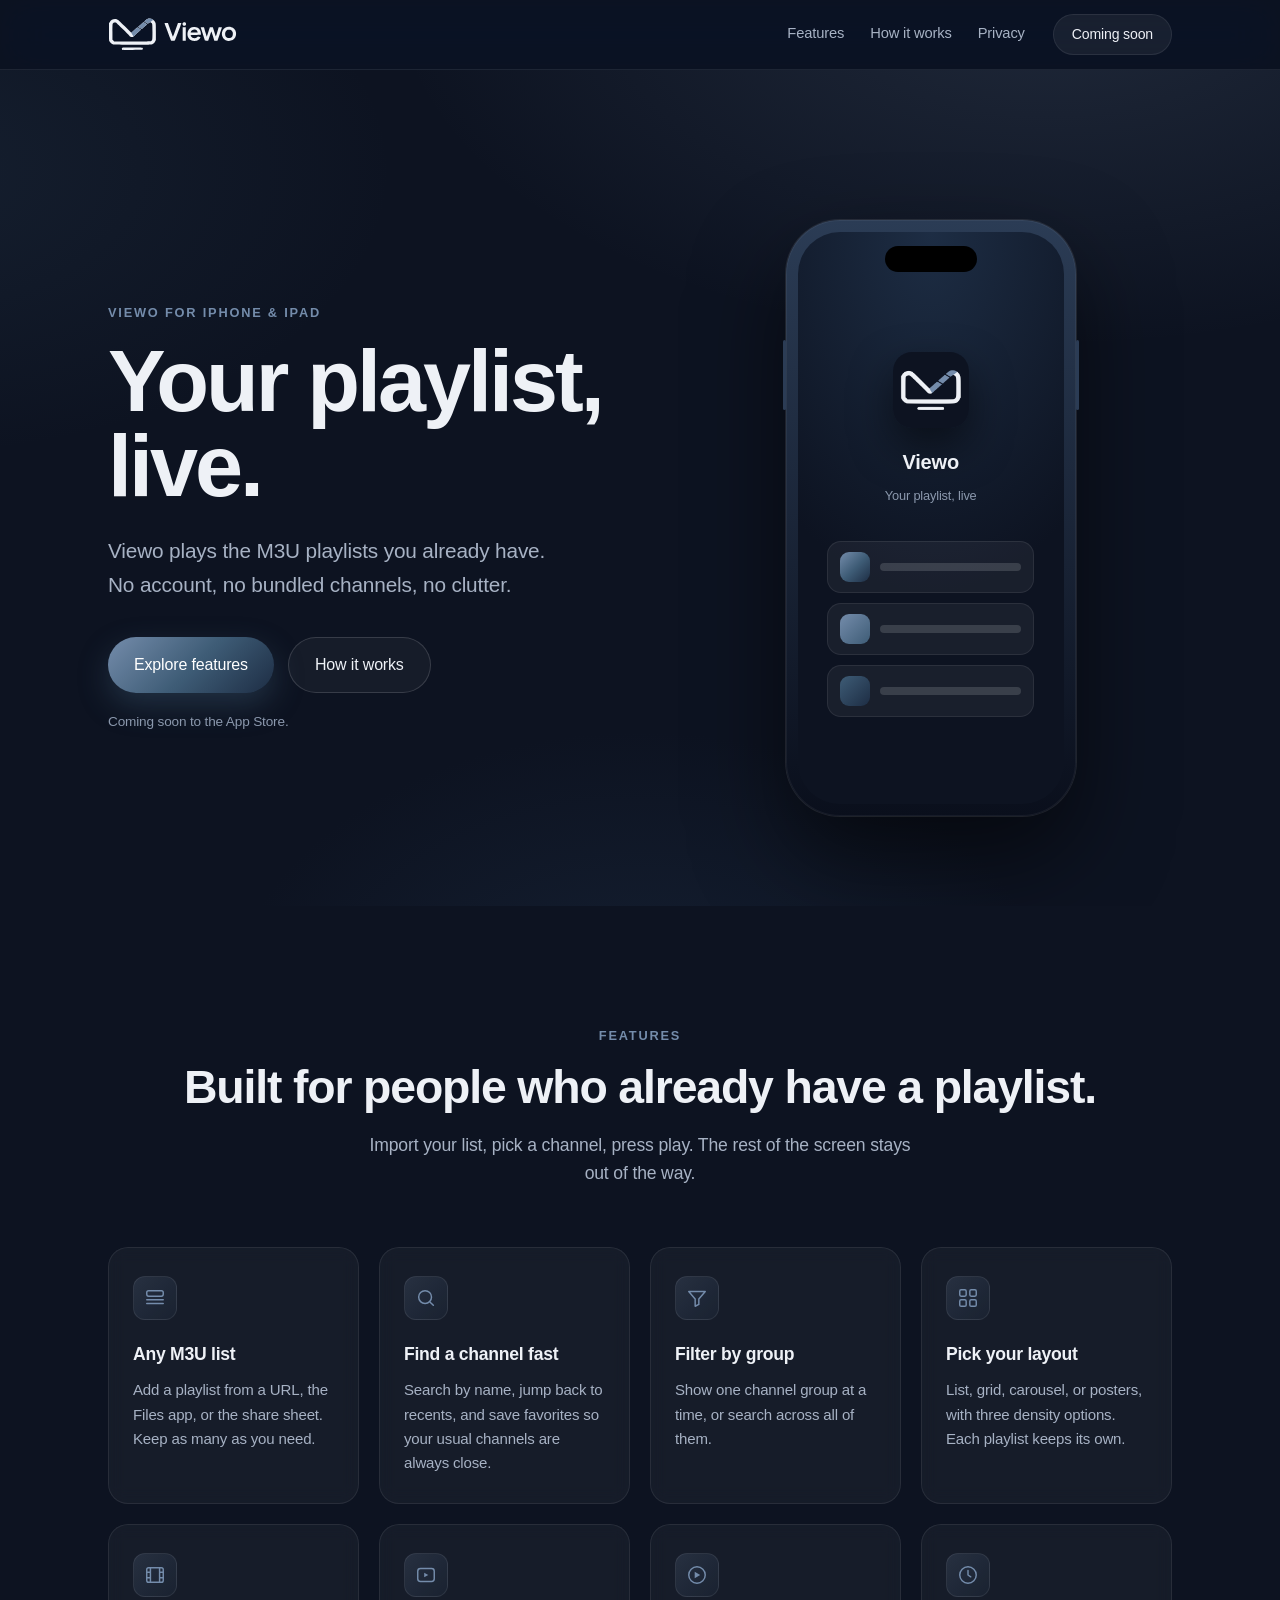
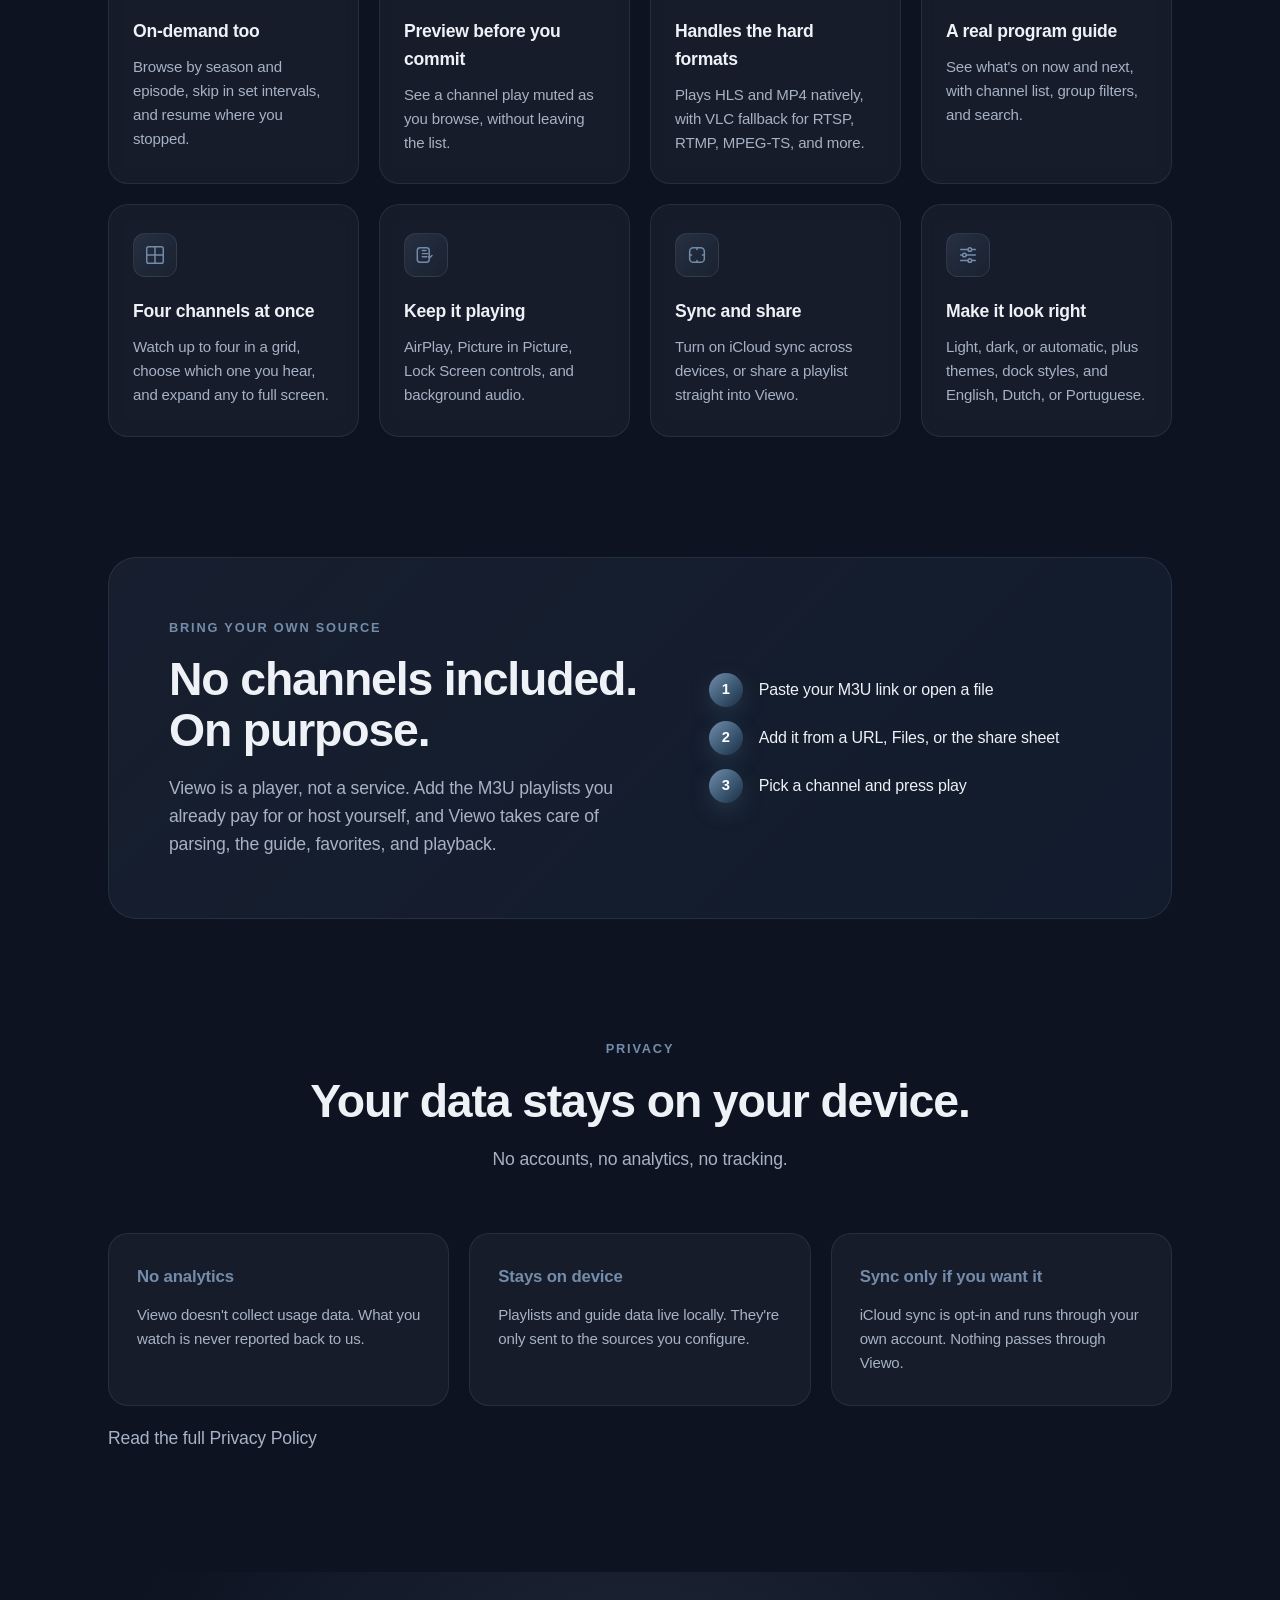
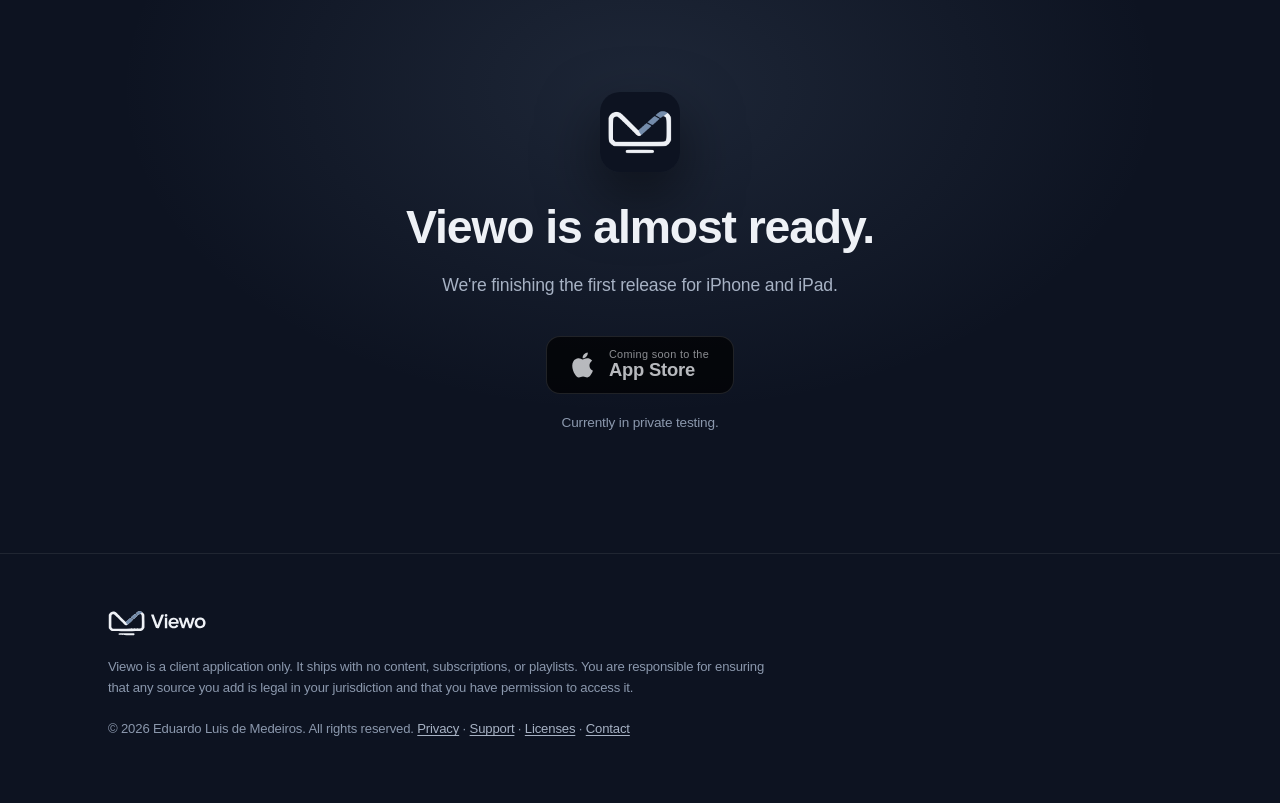
<file: index.html>
<!DOCTYPE html>
<html lang="en" data-theme="dark">
<head>
  <meta charset="UTF-8" />
  <meta name="viewport" content="width=device-width, initial-scale=1.0" />
  <title>Viewo — Your playlist, live.</title>
  <meta name="description" content="Viewo plays the M3U playlists you already have on iPhone and iPad. No account, no bundled channels, no clutter." />
  <meta name="theme-color" content="#0D1321" />
  <link rel="canonical" href="https://viewo.emedeiros.me/" />

  <meta property="og:title" content="Viewo — Your playlist, live." />
  <meta property="og:description" content="A native IPTV player for iPhone and iPad. Bring your own playlist." />
  <meta property="og:type" content="website" />
  <meta property="og:site_name" content="Viewo" />
  <meta property="og:url" content="https://viewo.emedeiros.me/" />
  <meta property="og:image" content="https://viewo.emedeiros.me/assets/img/app-icon.png" />
  <meta name="twitter:card" content="summary" />
  <meta name="twitter:title" content="Viewo — Your playlist, live." />
  <meta name="twitter:description" content="A native IPTV player for iPhone and iPad. Bring your own playlist." />
  <meta name="twitter:image" content="https://viewo.emedeiros.me/assets/img/app-icon.png" />

  <link rel="icon" type="image/png" href="assets/img/app-icon.png" />
  <link rel="apple-touch-icon" href="assets/img/app-icon.png" />
  <link rel="stylesheet" href="assets/css/style.css" />
</head>
<body>
  <a class="skip-link" href="#main">Skip to content</a>

  <header class="nav" data-reveal>
    <div class="nav__inner">
      <a class="brand" href="#top" aria-label="Viewo home">
        <img class="brand__logo" src="assets/img/logo-dark-background.svg" alt="" width="585" height="153" />
      </a>

      <nav class="nav__links" aria-label="Primary">
        <a href="#features">Features</a>
        <a href="#your-source">How it works</a>
        <a href="#privacy">Privacy</a>
      </nav>

      <a class="nav__cta" href="#download">Coming soon</a>
    </div>
  </header>

  <main id="main">
    <!-- Hero -->
    <section class="hero" id="top">
      <div class="hero__bg" aria-hidden="true"></div>
      <div class="hero__inner">
        <div class="hero__copy" data-reveal>
          <p class="eyebrow">Viewo for iPhone &amp; iPad</p>
          <h1 class="hero__title">Your playlist,<br />live.</h1>
          <p class="hero__subtitle">
            Viewo plays the M3U playlists you already have.
            No account, no bundled channels, no clutter.
          </p>
          <div class="hero__actions">
            <a class="btn btn--primary" href="#features">Explore features</a>
            <a class="btn btn--ghost" href="#your-source">How it works</a>
          </div>
          <p class="hero__note">Coming soon to the App&nbsp;Store.</p>
        </div>

        <div class="hero__device" data-reveal>
          <div class="phone" aria-hidden="true">
            <div class="phone__screen">
              <div class="phone__island"></div>
              <div class="phone__content">
                <img class="phone__icon" src="assets/img/app-icon.png" alt="" width="76" height="76" />
                <span class="phone__app">Viewo</span>
                <span class="phone__tag">Your playlist, live</span>
                <div class="phone__rows">
                  <div class="phone__row"><i></i><span></span></div>
                  <div class="phone__row"><i></i><span></span></div>
                  <div class="phone__row"><i></i><span></span></div>
                </div>
              </div>
            </div>
            <div class="phone__side phone__side--left"></div>
            <div class="phone__side phone__side--right"></div>
          </div>
        </div>
      </div>
    </section>

    <!-- Features -->
    <section class="features" id="features">
      <div class="wrap">
        <header class="section-head" data-reveal>
          <p class="eyebrow">Features</p>
          <h2 class="section-title">Built for people who already have a playlist.</h2>
          <p class="section-lede">Import your list, pick a channel, press play. The rest of the screen stays out of the way.</p>
        </header>

        <div class="grid">
          <article class="card" data-reveal>
            <span class="card__icon" aria-hidden="true">
              <svg viewBox="0 0 24 24" fill="none" stroke="currentColor" stroke-width="1.6" stroke-linecap="round" stroke-linejoin="round"><rect x="3" y="4" width="18" height="6" rx="2"/><path d="M3 14h18M3 18h18"/></svg>
            </span>
            <h3 class="card__title">Any M3U list</h3>
            <p class="card__text">Add a playlist from a URL, the Files app, or the share sheet. Keep as many as you need.</p>
          </article>

          <article class="card" data-reveal>
            <span class="card__icon" aria-hidden="true">
              <svg viewBox="0 0 24 24" fill="none" stroke="currentColor" stroke-width="1.6" stroke-linecap="round" stroke-linejoin="round"><circle cx="11" cy="11" r="7"/><path d="m20 20-3.2-3.2"/></svg>
            </span>
            <h3 class="card__title">Find a channel fast</h3>
            <p class="card__text">Search by name, jump back to recents, and save favorites so your usual channels are always close.</p>
          </article>

          <article class="card" data-reveal>
            <span class="card__icon" aria-hidden="true">
              <svg viewBox="0 0 24 24" fill="none" stroke="currentColor" stroke-width="1.6" stroke-linecap="round" stroke-linejoin="round"><path d="M3 5h18l-7 8v6l-4 2v-8z"/></svg>
            </span>
            <h3 class="card__title">Filter by group</h3>
            <p class="card__text">Show one channel group at a time, or search across all of them.</p>
          </article>

          <article class="card" data-reveal>
            <span class="card__icon" aria-hidden="true">
              <svg viewBox="0 0 24 24" fill="none" stroke="currentColor" stroke-width="1.6" stroke-linecap="round" stroke-linejoin="round"><rect x="3" y="3" width="7" height="7" rx="1.5"/><rect x="14" y="3" width="7" height="7" rx="1.5"/><rect x="3" y="14" width="7" height="7" rx="1.5"/><rect x="14" y="14" width="7" height="7" rx="1.5"/></svg>
            </span>
            <h3 class="card__title">Pick your layout</h3>
            <p class="card__text">List, grid, carousel, or posters, with three density options. Each playlist keeps its own.</p>
          </article>

          <article class="card" data-reveal>
            <span class="card__icon" aria-hidden="true">
              <svg viewBox="0 0 24 24" fill="none" stroke="currentColor" stroke-width="1.6" stroke-linecap="round" stroke-linejoin="round"><rect x="3" y="4" width="18" height="16" rx="2"/><path d="M7 4v16M17 4v16M3 9h4M3 15h4M17 9h4M17 15h4"/></svg>
            </span>
            <h3 class="card__title">On-demand too</h3>
            <p class="card__text">Browse by season and episode, skip in set intervals, and resume where you stopped.</p>
          </article>

          <article class="card" data-reveal>
            <span class="card__icon" aria-hidden="true">
              <svg viewBox="0 0 24 24" fill="none" stroke="currentColor" stroke-width="1.6" stroke-linecap="round" stroke-linejoin="round"><rect x="3" y="5" width="18" height="14" rx="3"/><path d="M10 9.5v5l4.5-2.5z" fill="currentColor" stroke="none"/></svg>
            </span>
            <h3 class="card__title">Preview before you commit</h3>
            <p class="card__text">See a channel play muted as you browse, without leaving the list.</p>
          </article>

          <article class="card" data-reveal>
            <span class="card__icon" aria-hidden="true">
              <svg viewBox="0 0 24 24" fill="none" stroke="currentColor" stroke-width="1.6" stroke-linecap="round" stroke-linejoin="round"><circle cx="12" cy="12" r="9"/><path d="M9.5 8.5v7l6-3.5z" fill="currentColor" stroke="none"/></svg>
            </span>
            <h3 class="card__title">Handles the hard formats</h3>
            <p class="card__text">Plays HLS and MP4 natively, with VLC fallback for RTSP, RTMP, MPEG-TS, and more.</p>
          </article>

          <article class="card" data-reveal>
            <span class="card__icon" aria-hidden="true">
              <svg viewBox="0 0 24 24" fill="none" stroke="currentColor" stroke-width="1.6" stroke-linecap="round" stroke-linejoin="round"><circle cx="12" cy="12" r="9"/><path d="M12 7v5l3 2"/></svg>
            </span>
            <h3 class="card__title">A real program guide</h3>
            <p class="card__text">See what's on now and next, with channel list, group filters, and search.</p>
          </article>

          <article class="card" data-reveal>
            <span class="card__icon" aria-hidden="true">
              <svg viewBox="0 0 24 24" fill="none" stroke="currentColor" stroke-width="1.6" stroke-linecap="round" stroke-linejoin="round"><rect x="3" y="3" width="18" height="18" rx="2"/><path d="M12 3v18M3 12h18"/></svg>
            </span>
            <h3 class="card__title">Four channels at once</h3>
            <p class="card__text">Watch up to four in a grid, choose which one you hear, and expand any to full screen.</p>
          </article>

          <article class="card" data-reveal>
            <span class="card__icon" aria-hidden="true">
              <svg viewBox="0 0 24 24" fill="none" stroke="currentColor" stroke-width="1.6" stroke-linecap="round" stroke-linejoin="round"><rect x="2.5" y="4" width="13" height="16" rx="3"/><path d="M8 7h4M8 10.5h6M8 14h5"/><path d="M18.5 12.5 16 15l-1-1"/></svg>
            </span>
            <h3 class="card__title">Keep it playing</h3>
            <p class="card__text">AirPlay, Picture in Picture, Lock Screen controls, and background audio.</p>
          </article>

          <article class="card" data-reveal>
            <span class="card__icon" aria-hidden="true">
              <svg viewBox="0 0 24 24" fill="none" stroke="currentColor" stroke-width="1.6" stroke-linecap="round" stroke-linejoin="round"><path d="M4 8a4 4 0 0 1 4-4h8a4 4 0 0 1 4 4v8a4 4 0 0 1-4 4H8a4 4 0 0 1-4-4z"/><path d="M4 12h2M18 12h2M12 4v2M12 18v2"/></svg>
            </span>
            <h3 class="card__title">Sync and share</h3>
            <p class="card__text">Turn on iCloud sync across devices, or share a playlist straight into Viewo.</p>
          </article>

          <article class="card" data-reveal>
            <span class="card__icon" aria-hidden="true">
              <svg viewBox="0 0 24 24" fill="none" stroke="currentColor" stroke-width="1.6" stroke-linecap="round" stroke-linejoin="round"><path d="M4 6h8M16 6h4M4 12h2M10 12h10M4 18h8M16 18h4"/><circle cx="14" cy="6" r="2"/><circle cx="8" cy="12" r="2"/><circle cx="14" cy="18" r="2"/></svg>
            </span>
            <h3 class="card__title">Make it look right</h3>
            <p class="card__text">Light, dark, or automatic, plus themes, dock styles, and English, Dutch, or Portuguese.</p>
          </article>
        </div>
      </div>
    </section>

    <!-- Bring your own source -->
    <section class="source" id="your-source">
      <div class="wrap">
        <div class="source__panel" data-reveal>
          <div class="source__copy">
            <p class="eyebrow">Bring your own source</p>
            <h2 class="section-title">No channels included. On purpose.</h2>
            <p class="section-lede">
              Viewo is a player, not a service. Add the M3U playlists you already
              pay for or host yourself, and Viewo takes care of parsing, the guide,
              favorites, and playback.
            </p>
          </div>
          <ul class="source__steps">
            <li><span class="step">1</span> Paste your M3U link or open a file</li>
            <li><span class="step">2</span> Add it from a URL, Files, or the share sheet</li>
            <li><span class="step">3</span> Pick a channel and press play</li>
          </ul>
        </div>
      </div>
    </section>

    <!-- Privacy -->
    <section class="privacy" id="privacy">
      <div class="wrap">
        <header class="section-head" data-reveal>
          <p class="eyebrow">Privacy</p>
          <h2 class="section-title">Your data stays on your device.</h2>
          <p class="section-lede">No accounts, no analytics, no tracking.</p>
        </header>

        <div class="privacy__grid" data-reveal>
          <div class="privacy__item">
            <h3>No analytics</h3>
            <p>Viewo doesn't collect usage data. What you watch is never reported back to us.</p>
          </div>
          <div class="privacy__item">
            <h3>Stays on device</h3>
            <p>Playlists and guide data live locally. They're only sent to the sources you configure.</p>
          </div>
          <div class="privacy__item">
            <h3>Sync only if you want it</h3>
            <p>iCloud sync is opt-in and runs through your own account. Nothing passes through Viewo.</p>
          </div>
        </div>
        <p class="section-lede"><a href="privacy/">Read the full Privacy Policy</a></p>
      </div>
    </section>

    <!-- Download -->
    <section class="download" id="download">
      <div class="download__bg" aria-hidden="true"></div>
      <div class="wrap download__inner" data-reveal>
        <img class="download__icon" src="assets/img/app-icon.png" alt="Viewo app icon" width="80" height="80" />
        <h2 class="section-title">Viewo is almost ready.</h2>
        <p class="section-lede">We're finishing the first release for iPhone and iPad.</p>

        <div class="store-badge" aria-disabled="true">
          <svg viewBox="0 0 24 24" fill="currentColor" aria-hidden="true">
            <path d="M17.05 12.54c-.03-2.96 2.42-4.38 2.53-4.45-1.38-2.02-3.52-2.3-4.29-2.33-1.82-.18-3.55 1.08-4.48 1.08-.92 0-2.34-1.05-3.85-1.02-1.98.03-3.81 1.15-4.83 2.93-2.06 3.58-.53 8.88 1.48 11.79.98 1.42 2.15 3.02 3.69 2.96 1.48-.06 2.04-.96 3.83-.96 1.79 0 2.3.96 3.86.93 1.6-.03 2.61-1.45 3.58-2.88 1.13-1.65 1.59-3.25 1.62-3.33-.04-.02-3.11-1.19-3.14-4.72zM14.25 4.15c.82-.99 1.37-2.37 1.22-3.75-1.18.05-2.61.79-3.46 1.78-.76.88-1.43 2.29-1.25 3.64 1.32.1 2.66-.67 3.49-1.67z"/>
          </svg>
          <span class="store-badge__text">
            <small>Coming soon to the</small>
            <strong>App Store</strong>
          </span>
        </div>
        <span class="download__note">Currently in private testing.</span>
      </div>
    </section>
  </main>

  <footer class="footer">
    <div class="wrap footer__inner">
      <div class="footer__brand">
        <img class="brand__logo" src="assets/img/logo-dark-background.svg" alt="Viewo" width="585" height="153" />
      </div>
      <p class="footer__disclaimer">
        Viewo is a client application only. It ships with no content, subscriptions, or
        playlists. You are responsible for ensuring that any source you add is legal in your
        jurisdiction and that you have permission to access it.
      </p>
      <p class="footer__meta">
        © <span id="year">2026</span> Eduardo Luis de Medeiros. All rights reserved.
        <a href="privacy/">Privacy</a> ·
        <a href="support/">Support</a> ·
        <a href="licenses/">Licenses</a> ·
        <a href="mailto:viewo.support@emedeiros.me">Contact</a>
      </p>
    </div>
  </footer>

  <script src="assets/js/main.js"></script>
</body>
</html>
</file>
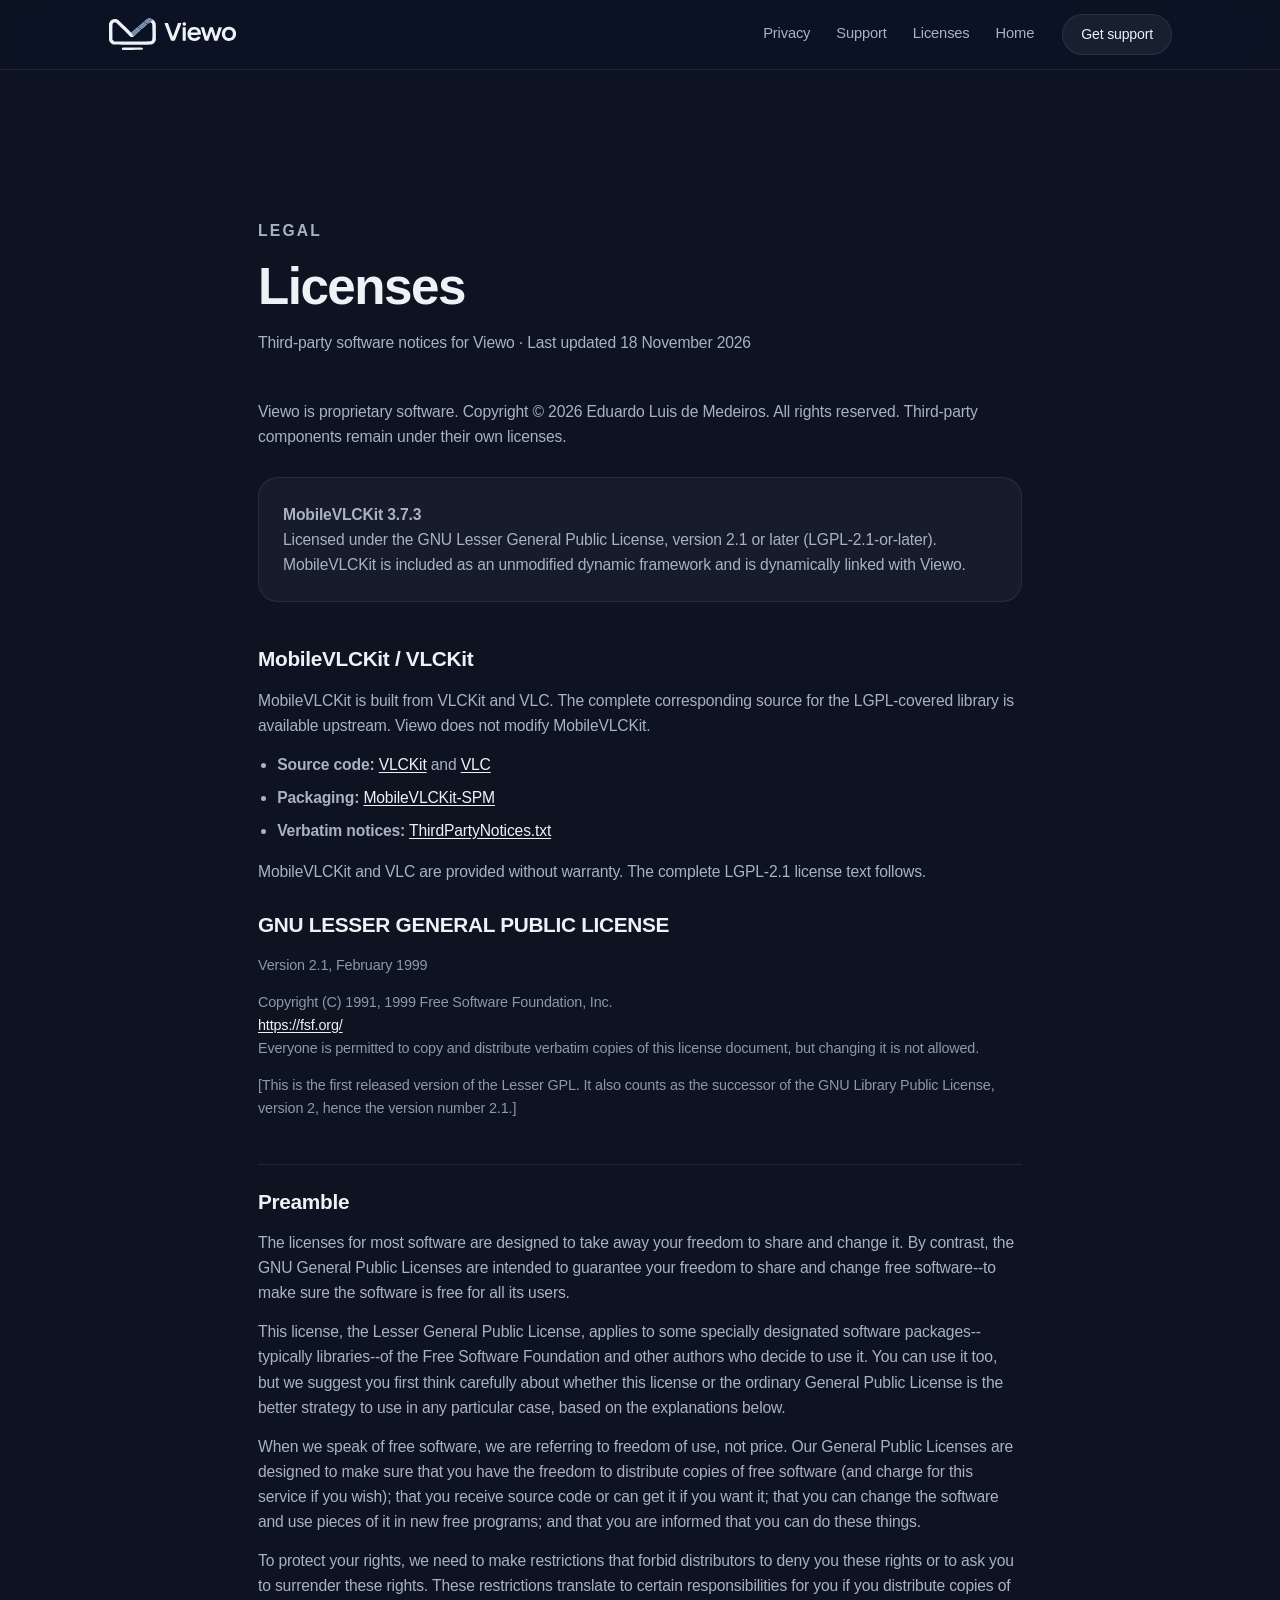
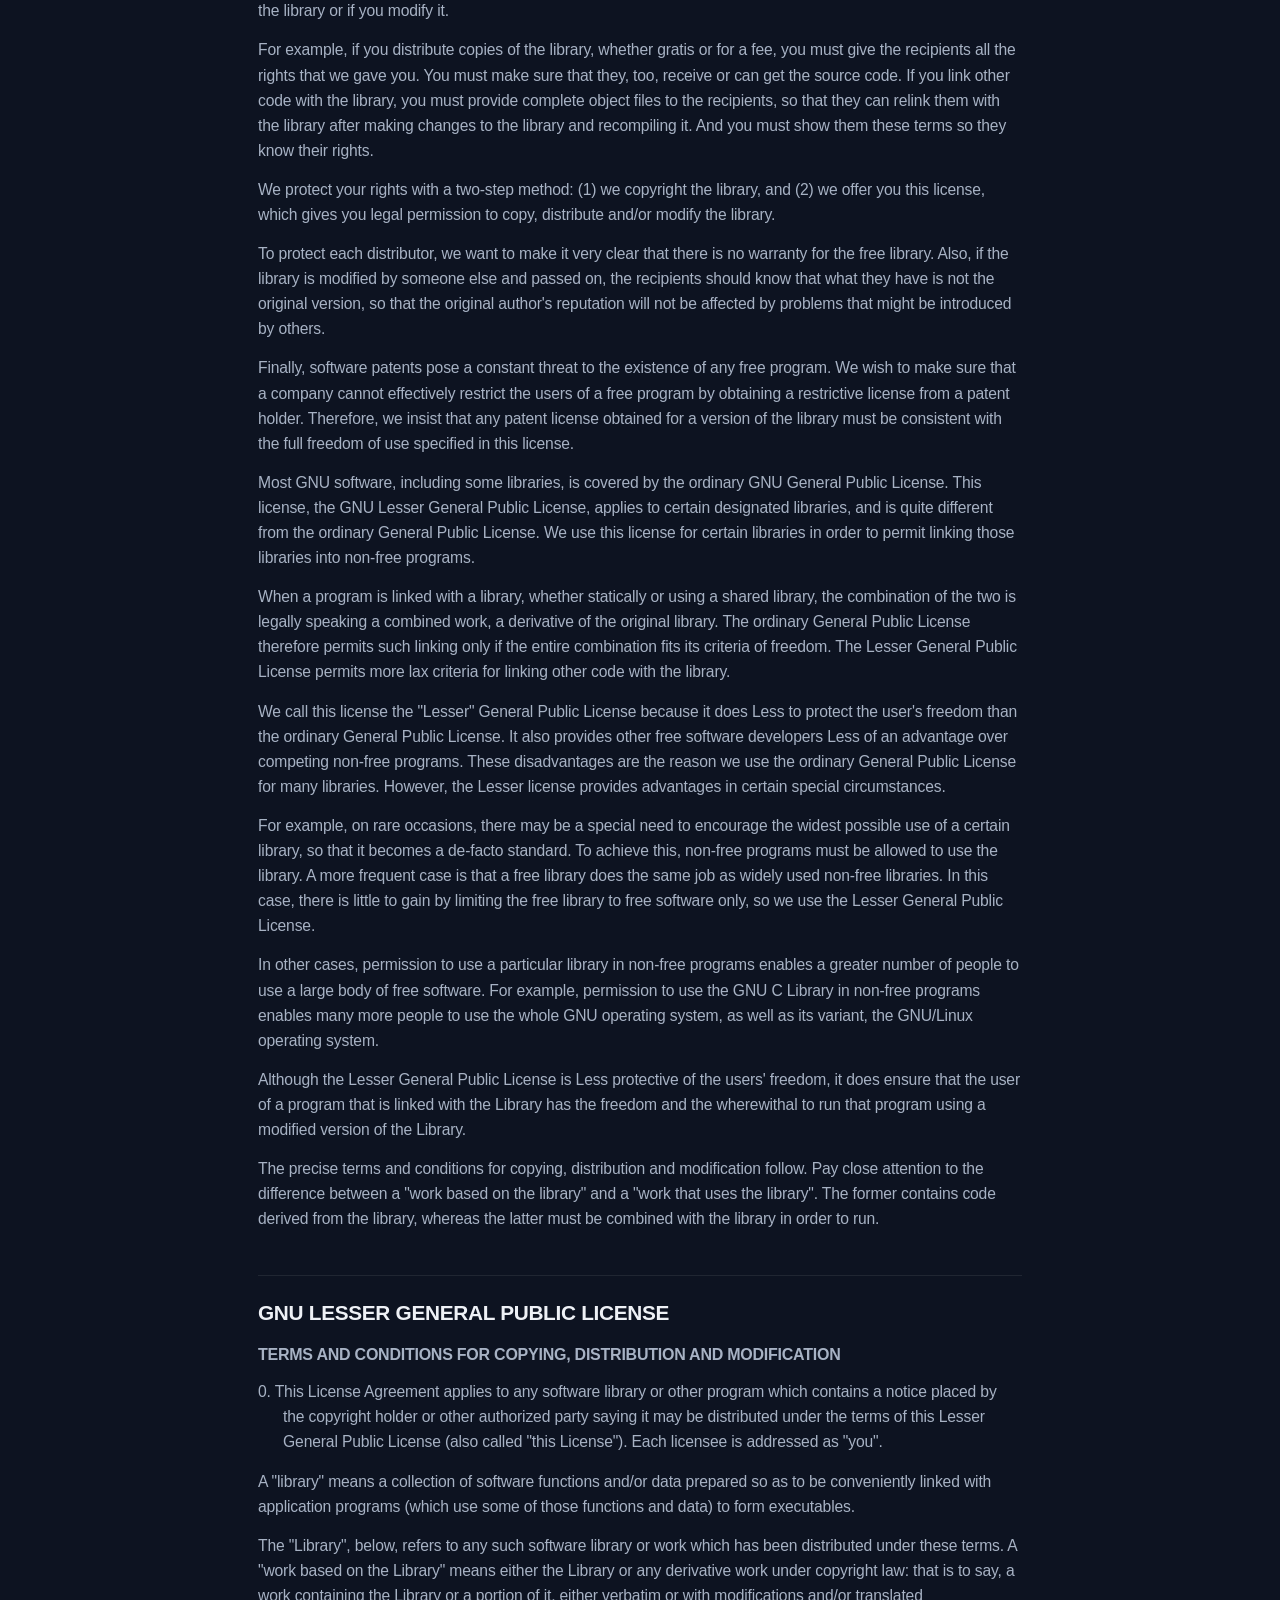
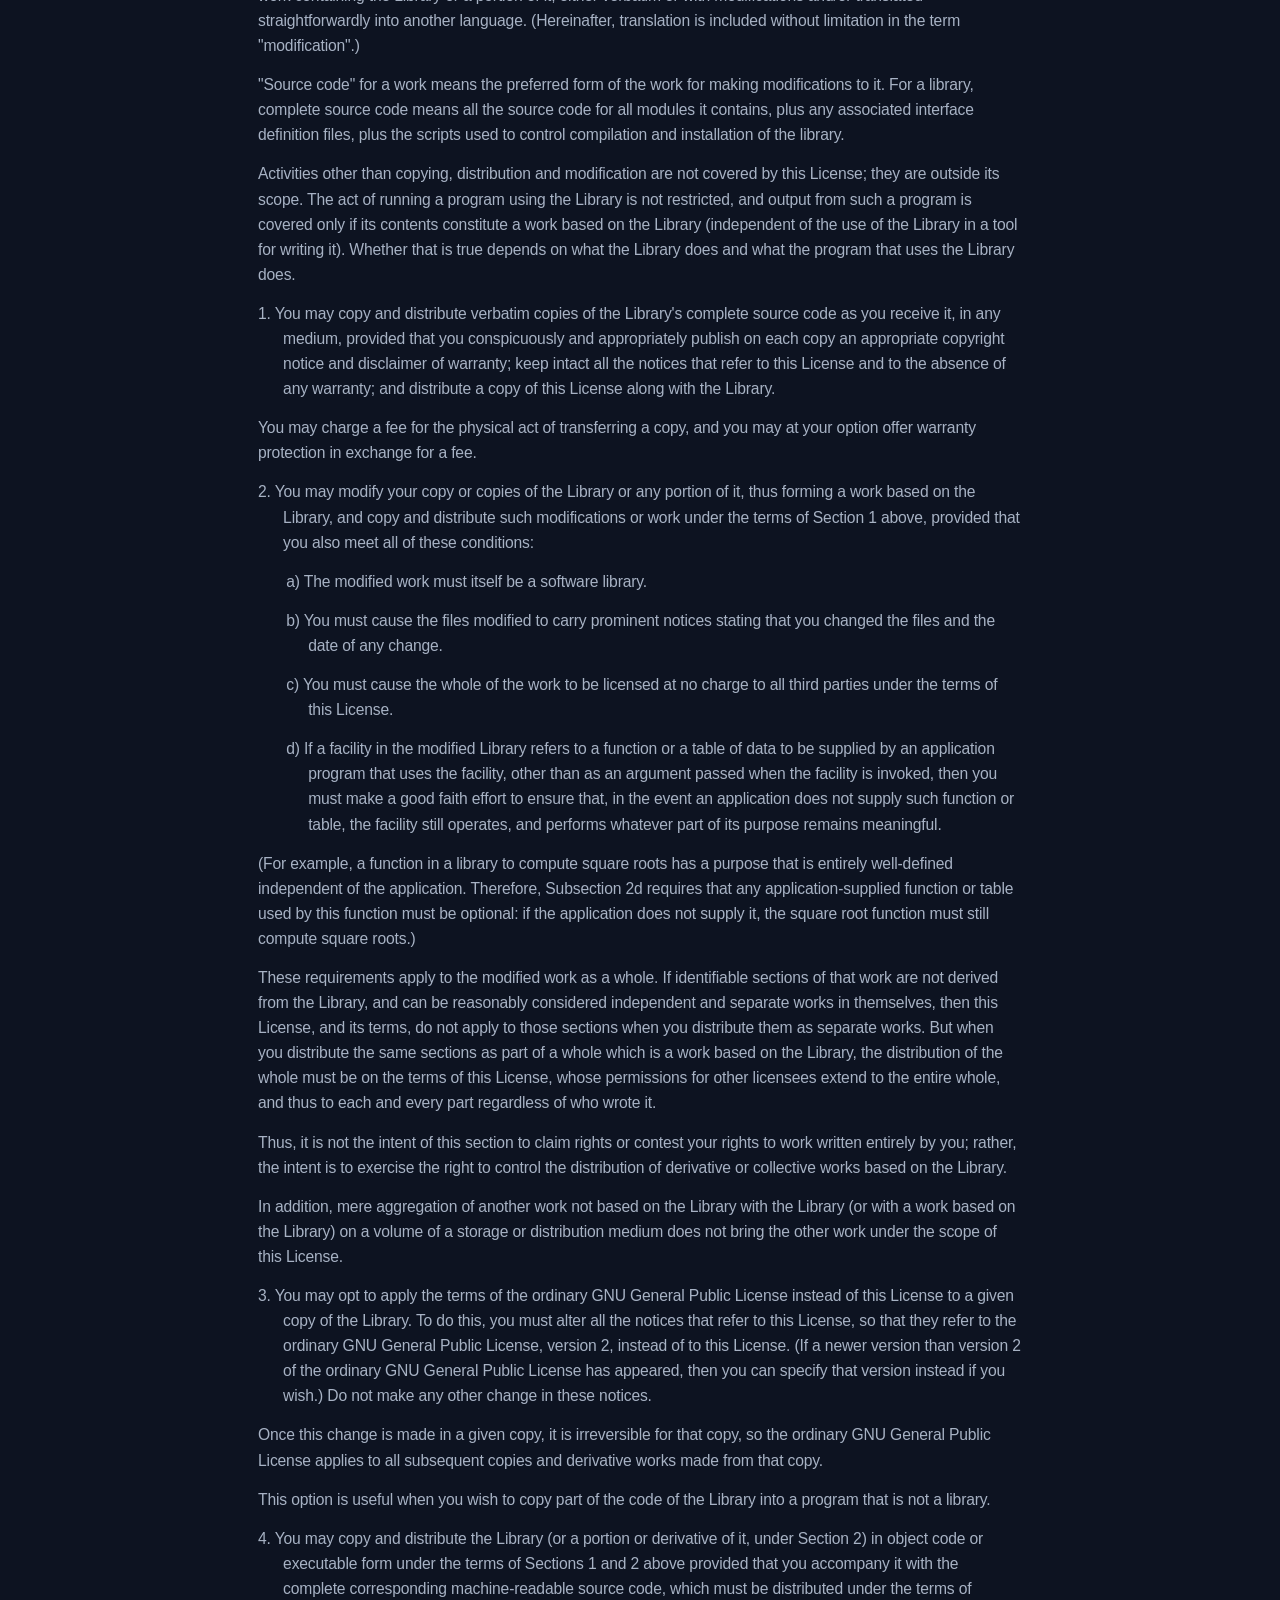
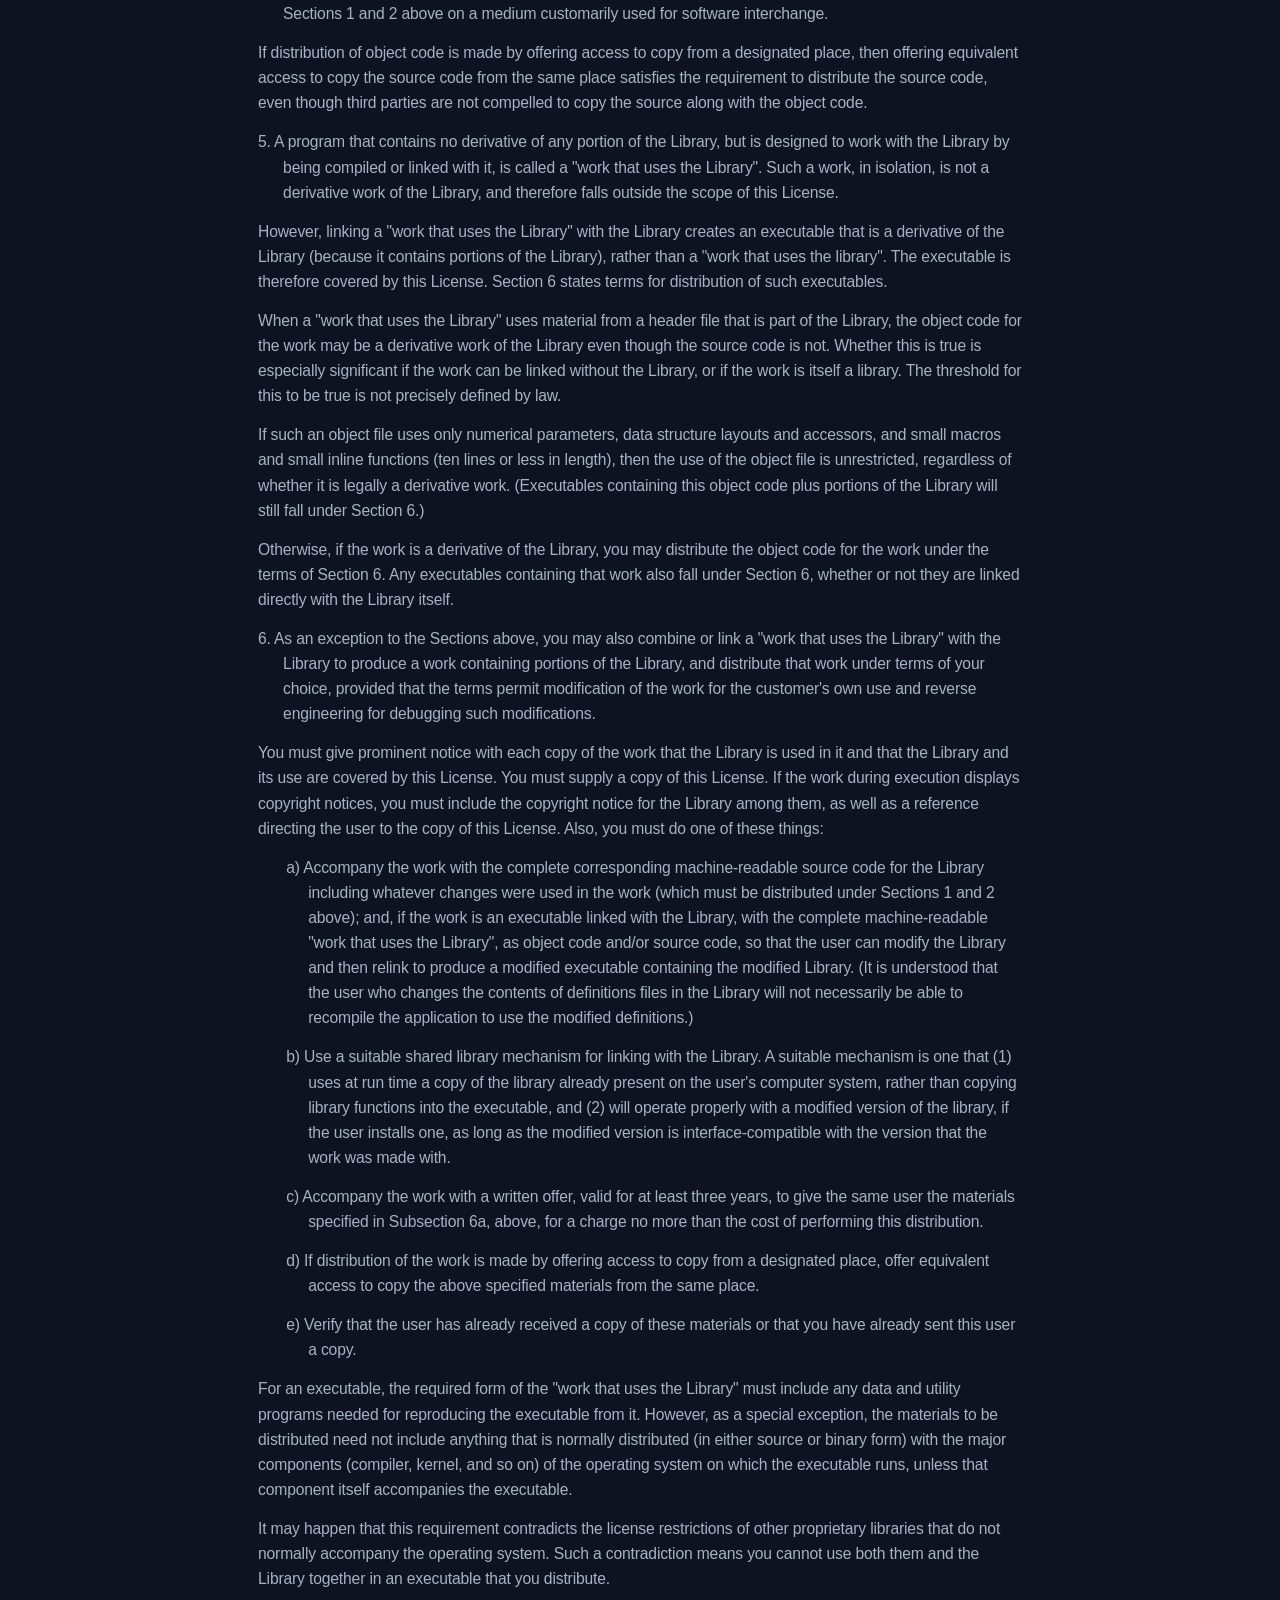
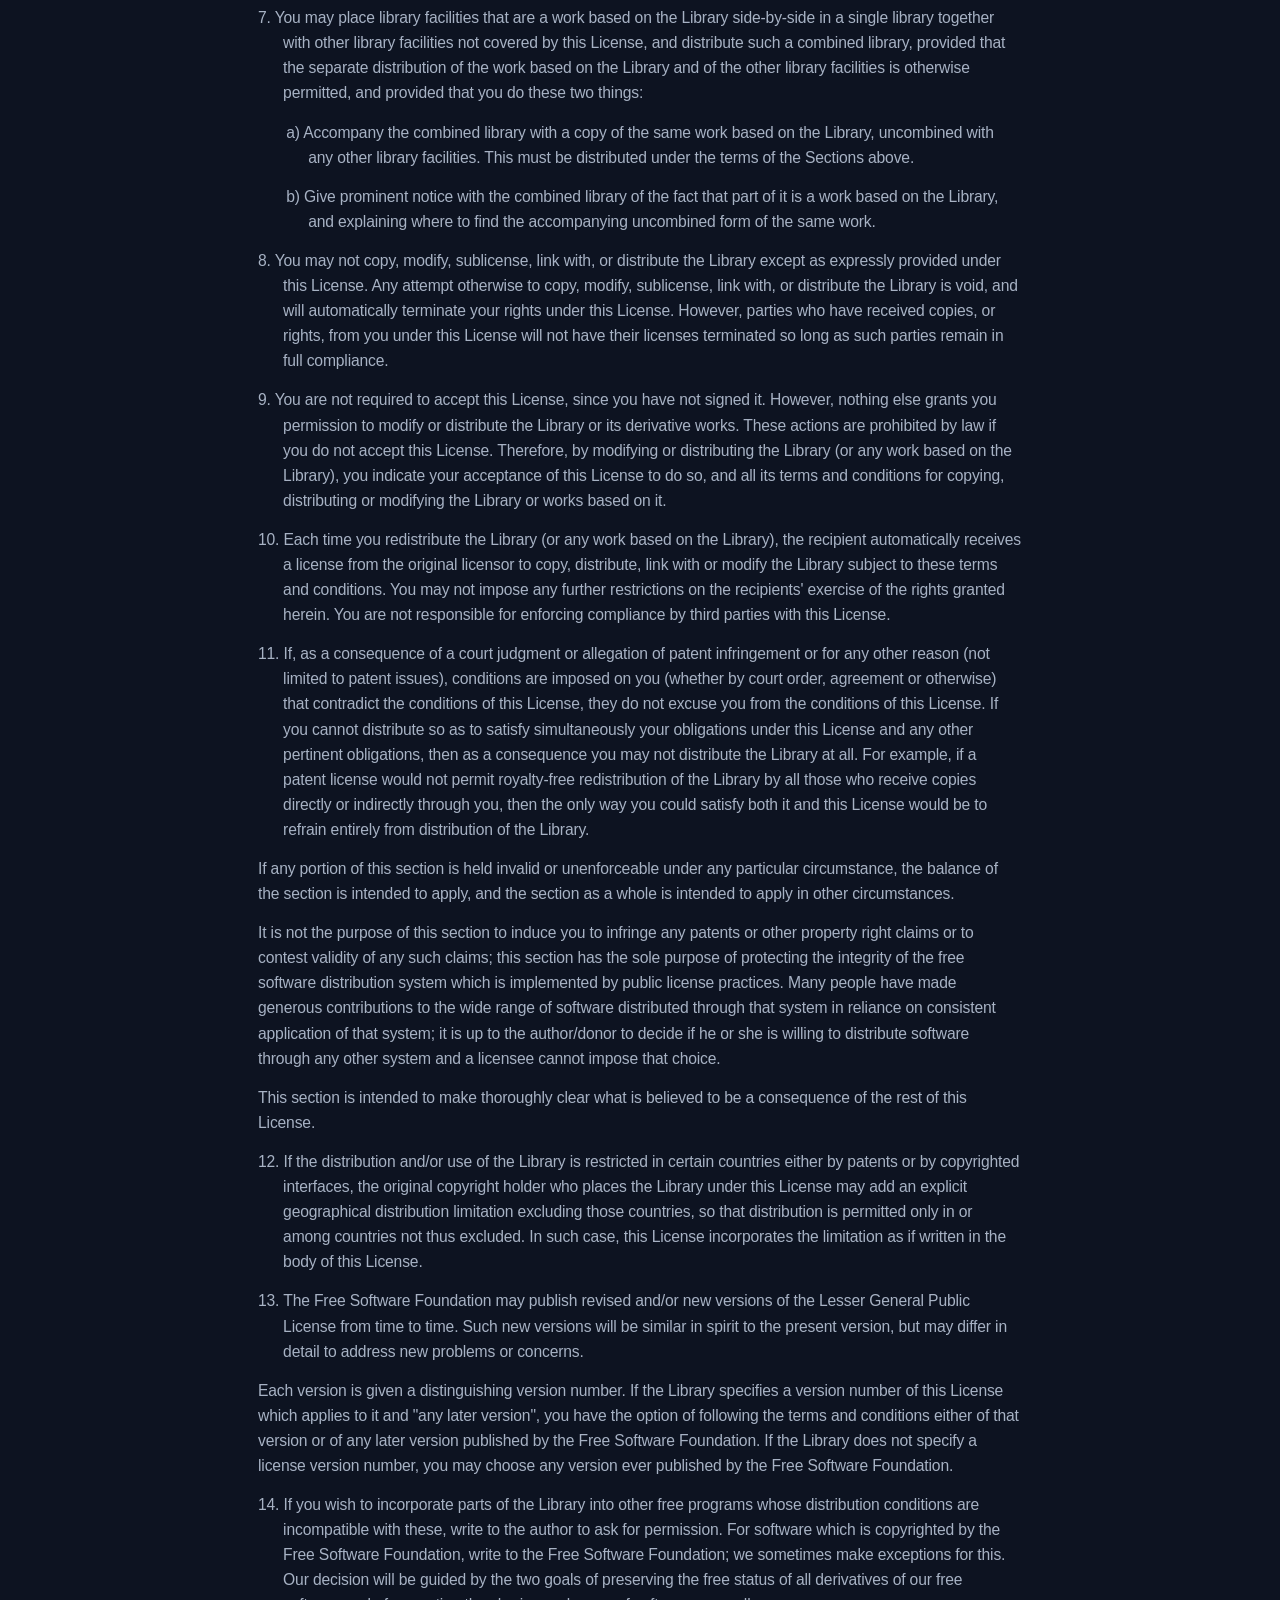
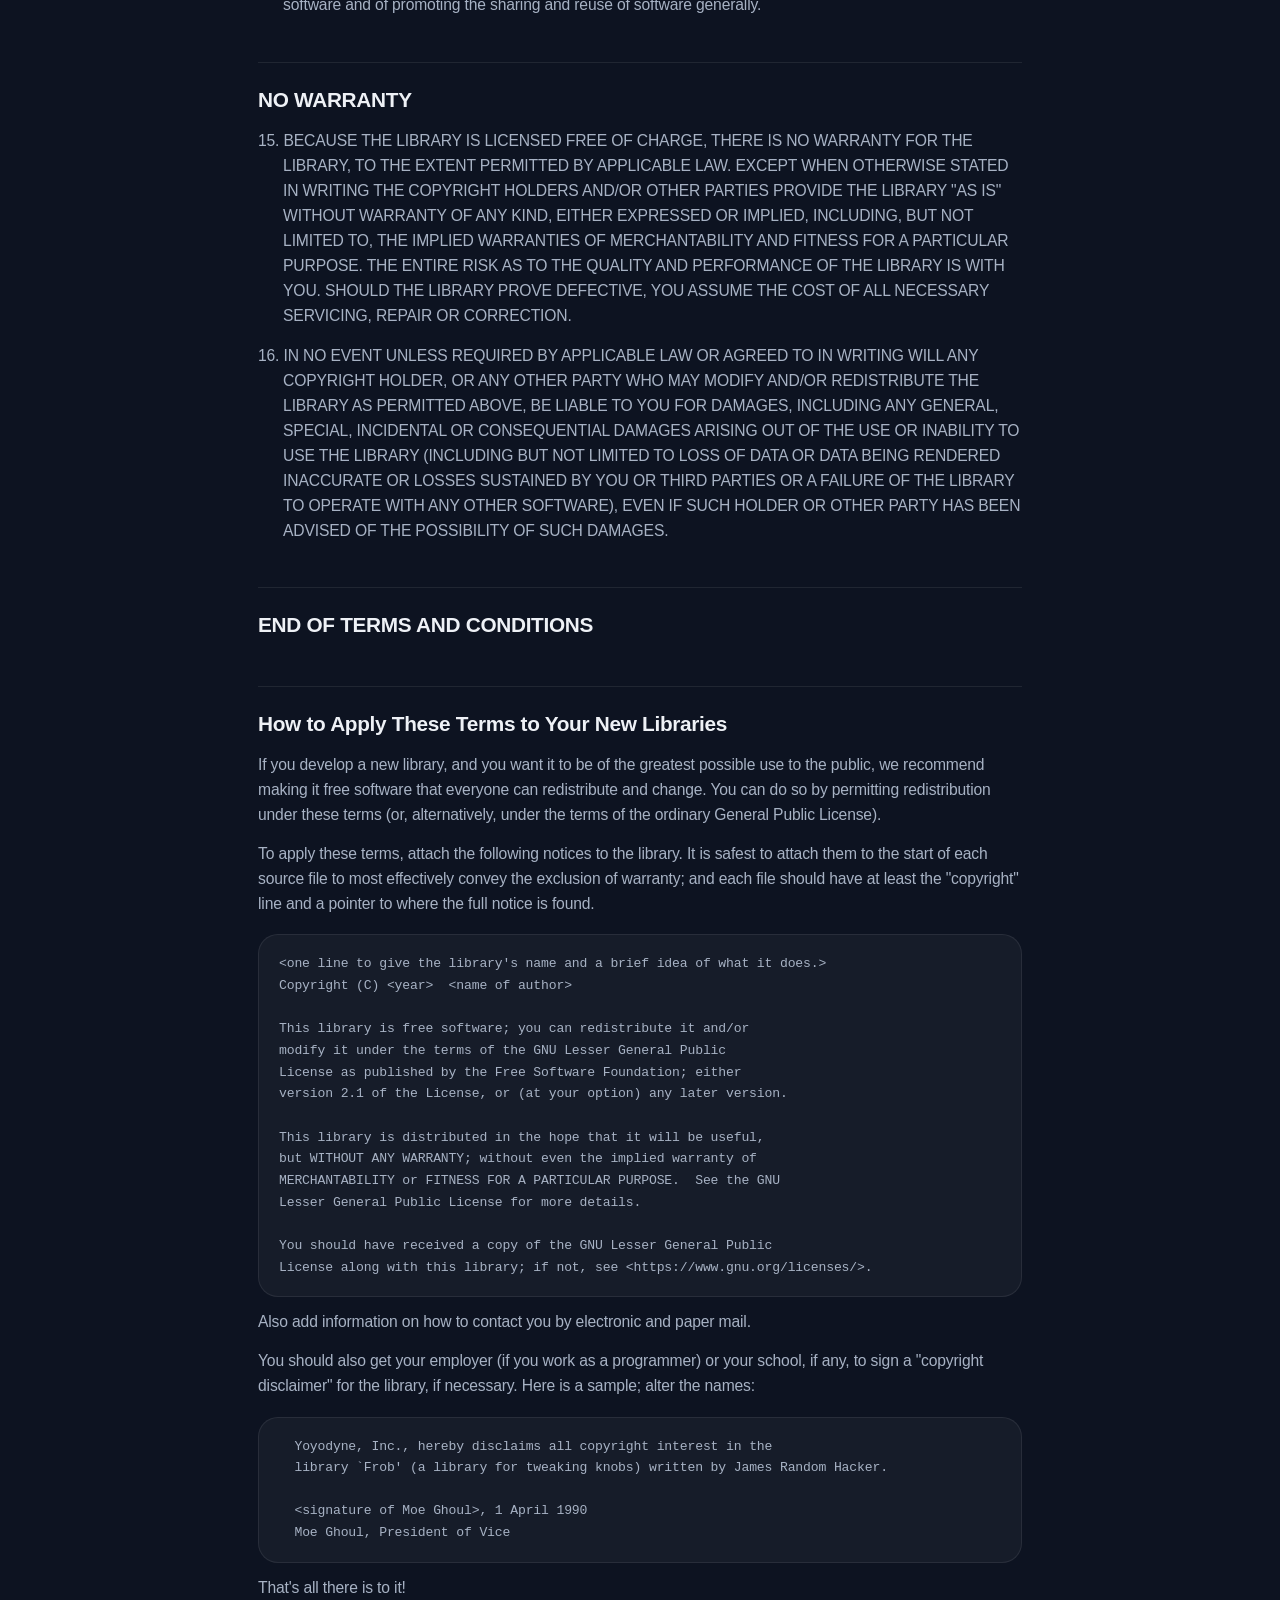
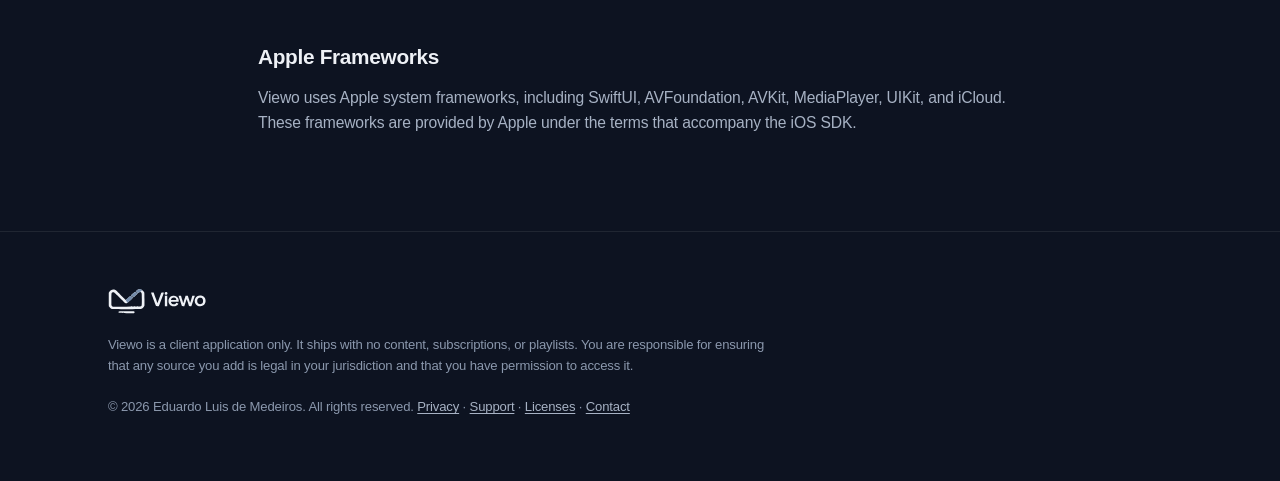
<file: licenses/index.html>
<!DOCTYPE html>
<html lang="en" data-theme="dark">
<head>
  <meta charset="UTF-8" />
  <meta name="viewport" content="width=device-width, initial-scale=1.0" />
  <title>Licenses — Viewo</title>
  <meta name="description" content="Third-party software notices and the LGPL-2.1 license text for Viewo." />
  <meta name="theme-color" content="#0D1321" />
  <link rel="icon" type="image/png" href="../assets/img/app-icon.png" />
  <link rel="apple-touch-icon" href="../assets/img/app-icon.png" />
  <link rel="stylesheet" href="../assets/css/style.css" />
  <link rel="stylesheet" href="../assets/css/legal.css" />
</head>
<body>
  <a class="skip-link" href="#main">Skip to content</a>

  <header class="nav">
    <div class="nav__inner">
      <a class="brand" href="../" aria-label="Viewo home">
        <img class="brand__logo" src="../assets/img/logo-dark-background.svg" alt="" width="585" height="153" />
      </a>

      <nav class="nav__links" aria-label="Legal">
        <a href="../privacy/">Privacy</a>
        <a href="../support/">Support</a>
        <a href="./">Licenses</a>
        <a href="../">Home</a>
      </nav>

      <a class="nav__cta" href="../support/">Get support</a>
    </div>
  </header>

  <main id="main" class="legal wrap">
    <p class="eyebrow">Legal</p>
    <h1>Licenses</h1>
    <p class="legal__meta">
      Third-party software notices for Viewo · Last updated 18 November 2026
    </p>

    <p>
      Viewo is proprietary software. Copyright © 2026 Eduardo Luis de Medeiros.
      All rights reserved. Third-party components remain under their own licenses.
    </p>

    <div class="legal__card">
      <p>
        <strong>MobileVLCKit 3.7.3</strong><br />
        Licensed under the GNU Lesser General Public License, version 2.1 or later
        (LGPL-2.1-or-later). MobileVLCKit is included as an unmodified dynamic
        framework and is dynamically linked with Viewo.
      </p>
    </div>

    <h2>MobileVLCKit / VLCKit</h2>
    <p>
      MobileVLCKit is built from VLCKit and VLC. The complete corresponding source
      for the LGPL-covered library is available upstream. Viewo does not modify
      MobileVLCKit.
    </p>
    <ul>
      <li>
        <strong>Source code:</strong>
        <a href="https://code.videolan.org/videolan/VLCKit" rel="noopener">VLCKit</a>
        and
        <a href="https://github.com/videolan/vlc" rel="noopener">VLC</a>
      </li>
      <li>
        <strong>Packaging:</strong>
        <a href="https://github.com/showbie/MobileVLCKit-SPM" rel="noopener">MobileVLCKit-SPM</a>
      </li>
      <li>
        <strong>Verbatim notices:</strong>
        <a href="third-party-notices.txt">ThirdPartyNotices.txt</a>
      </li>
    </ul>
    <p>
      MobileVLCKit and VLC are provided without warranty. The complete LGPL-2.1
      license text follows.
    </p>

    <div class="license-text">
      <h2 class="license-title">GNU LESSER GENERAL PUBLIC LICENSE</h2>
      <p class="license-version">Version 2.1, February 1999</p>
      <p class="license-meta">Copyright (C) 1991, 1999 Free Software Foundation, Inc.<br><a href="https://fsf.org/">https://fsf.org/</a><br>Everyone is permitted to copy and distribute verbatim copies of this license document, but changing it is not allowed.</p>
      <p class="license-note">[This is the first released version of the Lesser GPL.  It also counts as the successor of the GNU Library Public License, version 2, hence the version number 2.1.]</p>
      <h2>Preamble</h2>
      <p>The licenses for most software are designed to take away your freedom to share and change it.  By contrast, the GNU General Public Licenses are intended to guarantee your freedom to share and change free software--to make sure the software is free for all its users.</p>
      <p>This license, the Lesser General Public License, applies to some specially designated software packages--typically libraries--of the Free Software Foundation and other authors who decide to use it.  You can use it too, but we suggest you first think carefully about whether this license or the ordinary General Public License is the better strategy to use in any particular case, based on the explanations below.</p>
      <p>When we speak of free software, we are referring to freedom of use, not price.  Our General Public Licenses are designed to make sure that you have the freedom to distribute copies of free software (and charge for this service if you wish); that you receive source code or can get it if you want it; that you can change the software and use pieces of it in new free programs; and that you are informed that you can do these things.</p>
      <p>To protect your rights, we need to make restrictions that forbid distributors to deny you these rights or to ask you to surrender these rights.  These restrictions translate to certain responsibilities for you if you distribute copies of the library or if you modify it.</p>
      <p>For example, if you distribute copies of the library, whether gratis or for a fee, you must give the recipients all the rights that we gave you.  You must make sure that they, too, receive or can get the source code.  If you link other code with the library, you must provide complete object files to the recipients, so that they can relink them with the library after making changes to the library and recompiling it.  And you must show them these terms so they know their rights.</p>
      <p>We protect your rights with a two-step method: (1) we copyright the library, and (2) we offer you this license, which gives you legal permission to copy, distribute and/or modify the library.</p>
      <p>To protect each distributor, we want to make it very clear that there is no warranty for the free library.  Also, if the library is modified by someone else and passed on, the recipients should know that what they have is not the original version, so that the original author's reputation will not be affected by problems that might be introduced by others.</p>
      <p>Finally, software patents pose a constant threat to the existence of any free program.  We wish to make sure that a company cannot effectively restrict the users of a free program by obtaining a restrictive license from a patent holder.  Therefore, we insist that any patent license obtained for a version of the library must be consistent with the full freedom of use specified in this license.</p>
      <p>Most GNU software, including some libraries, is covered by the ordinary GNU General Public License.  This license, the GNU Lesser General Public License, applies to certain designated libraries, and is quite different from the ordinary General Public License.  We use this license for certain libraries in order to permit linking those libraries into non-free programs.</p>
      <p>When a program is linked with a library, whether statically or using a shared library, the combination of the two is legally speaking a combined work, a derivative of the original library.  The ordinary General Public License therefore permits such linking only if the entire combination fits its criteria of freedom.  The Lesser General Public License permits more lax criteria for linking other code with the library.</p>
      <p>We call this license the "Lesser" General Public License because it does Less to protect the user's freedom than the ordinary General Public License.  It also provides other free software developers Less of an advantage over competing non-free programs.  These disadvantages are the reason we use the ordinary General Public License for many libraries.  However, the Lesser license provides advantages in certain special circumstances.</p>
      <p>For example, on rare occasions, there may be a special need to encourage the widest possible use of a certain library, so that it becomes a de-facto standard.  To achieve this, non-free programs must be allowed to use the library.  A more frequent case is that a free library does the same job as widely used non-free libraries.  In this case, there is little to gain by limiting the free library to free software only, so we use the Lesser General Public License.</p>
      <p>In other cases, permission to use a particular library in non-free programs enables a greater number of people to use a large body of free software.  For example, permission to use the GNU C Library in non-free programs enables many more people to use the whole GNU operating system, as well as its variant, the GNU/Linux operating system.</p>
      <p>Although the Lesser General Public License is Less protective of the users' freedom, it does ensure that the user of a program that is linked with the Library has the freedom and the wherewithal to run that program using a modified version of the Library.</p>
      <p>The precise terms and conditions for copying, distribution and modification follow.  Pay close attention to the difference between a "work based on the library" and a "work that uses the library".  The former contains code derived from the library, whereas the latter must be combined with the library in order to run.</p>
      <h2 class="license-title">GNU LESSER GENERAL PUBLIC LICENSE</h2>
      <h2 class="license-subtitle">TERMS AND CONDITIONS FOR COPYING, DISTRIBUTION AND MODIFICATION</h2>
      <p class="license-clause">0. This License Agreement applies to any software library or other program which contains a notice placed by the copyright holder or other authorized party saying it may be distributed under the terms of this Lesser General Public License (also called "this License"). Each licensee is addressed as "you".</p>
      <p>A "library" means a collection of software functions and/or data prepared so as to be conveniently linked with application programs (which use some of those functions and data) to form executables.</p>
      <p>The "Library", below, refers to any such software library or work which has been distributed under these terms.  A "work based on the Library" means either the Library or any derivative work under copyright law: that is to say, a work containing the Library or a portion of it, either verbatim or with modifications and/or translated straightforwardly into another language.  (Hereinafter, translation is included without limitation in the term "modification".)</p>
      <p>"Source code" for a work means the preferred form of the work for making modifications to it.  For a library, complete source code means all the source code for all modules it contains, plus any associated interface definition files, plus the scripts used to control compilation and installation of the library.</p>
      <p>Activities other than copying, distribution and modification are not covered by this License; they are outside its scope.  The act of running a program using the Library is not restricted, and output from such a program is covered only if its contents constitute a work based on the Library (independent of the use of the Library in a tool for writing it).  Whether that is true depends on what the Library does and what the program that uses the Library does.</p>
      <p class="license-clause">1. You may copy and distribute verbatim copies of the Library's complete source code as you receive it, in any medium, provided that you conspicuously and appropriately publish on each copy an appropriate copyright notice and disclaimer of warranty; keep intact all the notices that refer to this License and to the absence of any warranty; and distribute a copy of this License along with the Library.</p>
      <p>You may charge a fee for the physical act of transferring a copy, and you may at your option offer warranty protection in exchange for a fee.</p>
      <p class="license-clause">2. You may modify your copy or copies of the Library or any portion of it, thus forming a work based on the Library, and copy and distribute such modifications or work under the terms of Section 1 above, provided that you also meet all of these conditions:</p>
      <p class="license-subclause">a) The modified work must itself be a software library.</p>
      <p class="license-subclause">b) You must cause the files modified to carry prominent notices stating that you changed the files and the date of any change.</p>
      <p class="license-subclause">c) You must cause the whole of the work to be licensed at no charge to all third parties under the terms of this License.</p>
      <p class="license-subclause">d) If a facility in the modified Library refers to a function or a table of data to be supplied by an application program that uses the facility, other than as an argument passed when the facility is invoked, then you must make a good faith effort to ensure that, in the event an application does not supply such function or table, the facility still operates, and performs whatever part of its purpose remains meaningful.</p>
      <p>(For example, a function in a library to compute square roots has a purpose that is entirely well-defined independent of the application.  Therefore, Subsection 2d requires that any application-supplied function or table used by this function must be optional: if the application does not supply it, the square root function must still compute square roots.)</p>
      <p>These requirements apply to the modified work as a whole.  If identifiable sections of that work are not derived from the Library, and can be reasonably considered independent and separate works in themselves, then this License, and its terms, do not apply to those sections when you distribute them as separate works.  But when you distribute the same sections as part of a whole which is a work based on the Library, the distribution of the whole must be on the terms of this License, whose permissions for other licensees extend to the entire whole, and thus to each and every part regardless of who wrote it.</p>
      <p>Thus, it is not the intent of this section to claim rights or contest your rights to work written entirely by you; rather, the intent is to exercise the right to control the distribution of derivative or collective works based on the Library.</p>
      <p>In addition, mere aggregation of another work not based on the Library with the Library (or with a work based on the Library) on a volume of a storage or distribution medium does not bring the other work under the scope of this License.</p>
      <p class="license-clause">3. You may opt to apply the terms of the ordinary GNU General Public License instead of this License to a given copy of the Library.  To do this, you must alter all the notices that refer to this License, so that they refer to the ordinary GNU General Public License, version 2, instead of to this License.  (If a newer version than version 2 of the ordinary GNU General Public License has appeared, then you can specify that version instead if you wish.)  Do not make any other change in these notices.</p>
      <p>Once this change is made in a given copy, it is irreversible for that copy, so the ordinary GNU General Public License applies to all subsequent copies and derivative works made from that copy.</p>
      <p>This option is useful when you wish to copy part of the code of the Library into a program that is not a library.</p>
      <p class="license-clause">4. You may copy and distribute the Library (or a portion or derivative of it, under Section 2) in object code or executable form under the terms of Sections 1 and 2 above provided that you accompany it with the complete corresponding machine-readable source code, which must be distributed under the terms of Sections 1 and 2 above on a medium customarily used for software interchange.</p>
      <p>If distribution of object code is made by offering access to copy from a designated place, then offering equivalent access to copy the source code from the same place satisfies the requirement to distribute the source code, even though third parties are not compelled to copy the source along with the object code.</p>
      <p class="license-clause">5. A program that contains no derivative of any portion of the Library, but is designed to work with the Library by being compiled or linked with it, is called a "work that uses the Library".  Such a work, in isolation, is not a derivative work of the Library, and therefore falls outside the scope of this License.</p>
      <p>However, linking a "work that uses the Library" with the Library creates an executable that is a derivative of the Library (because it contains portions of the Library), rather than a "work that uses the library".  The executable is therefore covered by this License. Section 6 states terms for distribution of such executables.</p>
      <p>When a "work that uses the Library" uses material from a header file that is part of the Library, the object code for the work may be a derivative work of the Library even though the source code is not. Whether this is true is especially significant if the work can be linked without the Library, or if the work is itself a library.  The threshold for this to be true is not precisely defined by law.</p>
      <p>If such an object file uses only numerical parameters, data structure layouts and accessors, and small macros and small inline functions (ten lines or less in length), then the use of the object file is unrestricted, regardless of whether it is legally a derivative work.  (Executables containing this object code plus portions of the Library will still fall under Section 6.)</p>
      <p>Otherwise, if the work is a derivative of the Library, you may distribute the object code for the work under the terms of Section 6. Any executables containing that work also fall under Section 6, whether or not they are linked directly with the Library itself.</p>
      <p class="license-clause">6. As an exception to the Sections above, you may also combine or link a "work that uses the Library" with the Library to produce a work containing portions of the Library, and distribute that work under terms of your choice, provided that the terms permit modification of the work for the customer's own use and reverse engineering for debugging such modifications.</p>
      <p>You must give prominent notice with each copy of the work that the Library is used in it and that the Library and its use are covered by this License.  You must supply a copy of this License.  If the work during execution displays copyright notices, you must include the copyright notice for the Library among them, as well as a reference directing the user to the copy of this License.  Also, you must do one of these things:</p>
      <p class="license-subclause">a) Accompany the work with the complete corresponding machine-readable source code for the Library including whatever changes were used in the work (which must be distributed under Sections 1 and 2 above); and, if the work is an executable linked with the Library, with the complete machine-readable "work that uses the Library", as object code and/or source code, so that the user can modify the Library and then relink to produce a modified executable containing the modified Library.  (It is understood that the user who changes the contents of definitions files in the Library will not necessarily be able to recompile the application to use the modified definitions.)</p>
      <p class="license-subclause">b) Use a suitable shared library mechanism for linking with the Library.  A suitable mechanism is one that (1) uses at run time a copy of the library already present on the user's computer system, rather than copying library functions into the executable, and (2) will operate properly with a modified version of the library, if the user installs one, as long as the modified version is interface-compatible with the version that the work was made with.</p>
      <p class="license-subclause">c) Accompany the work with a written offer, valid for at least three years, to give the same user the materials specified in Subsection 6a, above, for a charge no more than the cost of performing this distribution.</p>
      <p class="license-subclause">d) If distribution of the work is made by offering access to copy from a designated place, offer equivalent access to copy the above specified materials from the same place.</p>
      <p class="license-subclause">e) Verify that the user has already received a copy of these materials or that you have already sent this user a copy.</p>
      <p>For an executable, the required form of the "work that uses the Library" must include any data and utility programs needed for reproducing the executable from it.  However, as a special exception, the materials to be distributed need not include anything that is normally distributed (in either source or binary form) with the major components (compiler, kernel, and so on) of the operating system on which the executable runs, unless that component itself accompanies the executable.</p>
      <p>It may happen that this requirement contradicts the license restrictions of other proprietary libraries that do not normally accompany the operating system.  Such a contradiction means you cannot use both them and the Library together in an executable that you distribute.</p>
      <p class="license-clause">7. You may place library facilities that are a work based on the Library side-by-side in a single library together with other library facilities not covered by this License, and distribute such a combined library, provided that the separate distribution of the work based on the Library and of the other library facilities is otherwise permitted, and provided that you do these two things:</p>
      <p class="license-subclause">a) Accompany the combined library with a copy of the same work based on the Library, uncombined with any other library facilities.  This must be distributed under the terms of the Sections above.</p>
      <p class="license-subclause">b) Give prominent notice with the combined library of the fact that part of it is a work based on the Library, and explaining where to find the accompanying uncombined form of the same work.</p>
      <p class="license-clause">8. You may not copy, modify, sublicense, link with, or distribute the Library except as expressly provided under this License.  Any attempt otherwise to copy, modify, sublicense, link with, or distribute the Library is void, and will automatically terminate your rights under this License.  However, parties who have received copies, or rights, from you under this License will not have their licenses terminated so long as such parties remain in full compliance.</p>
      <p class="license-clause">9. You are not required to accept this License, since you have not signed it.  However, nothing else grants you permission to modify or distribute the Library or its derivative works.  These actions are prohibited by law if you do not accept this License.  Therefore, by modifying or distributing the Library (or any work based on the Library), you indicate your acceptance of this License to do so, and all its terms and conditions for copying, distributing or modifying the Library or works based on it.</p>
      <p class="license-clause">10. Each time you redistribute the Library (or any work based on the Library), the recipient automatically receives a license from the original licensor to copy, distribute, link with or modify the Library subject to these terms and conditions.  You may not impose any further restrictions on the recipients' exercise of the rights granted herein. You are not responsible for enforcing compliance by third parties with this License.</p>
      <p class="license-clause">11. If, as a consequence of a court judgment or allegation of patent infringement or for any other reason (not limited to patent issues), conditions are imposed on you (whether by court order, agreement or otherwise) that contradict the conditions of this License, they do not excuse you from the conditions of this License.  If you cannot distribute so as to satisfy simultaneously your obligations under this License and any other pertinent obligations, then as a consequence you may not distribute the Library at all.  For example, if a patent license would not permit royalty-free redistribution of the Library by all those who receive copies directly or indirectly through you, then the only way you could satisfy both it and this License would be to refrain entirely from distribution of the Library.</p>
      <p>If any portion of this section is held invalid or unenforceable under any particular circumstance, the balance of the section is intended to apply, and the section as a whole is intended to apply in other circumstances.</p>
      <p>It is not the purpose of this section to induce you to infringe any patents or other property right claims or to contest validity of any such claims; this section has the sole purpose of protecting the integrity of the free software distribution system which is implemented by public license practices.  Many people have made generous contributions to the wide range of software distributed through that system in reliance on consistent application of that system; it is up to the author/donor to decide if he or she is willing to distribute software through any other system and a licensee cannot impose that choice.</p>
      <p>This section is intended to make thoroughly clear what is believed to be a consequence of the rest of this License.</p>
      <p class="license-clause">12. If the distribution and/or use of the Library is restricted in certain countries either by patents or by copyrighted interfaces, the original copyright holder who places the Library under this License may add an explicit geographical distribution limitation excluding those countries, so that distribution is permitted only in or among countries not thus excluded.  In such case, this License incorporates the limitation as if written in the body of this License.</p>
      <p class="license-clause">13. The Free Software Foundation may publish revised and/or new versions of the Lesser General Public License from time to time. Such new versions will be similar in spirit to the present version, but may differ in detail to address new problems or concerns.</p>
      <p>Each version is given a distinguishing version number.  If the Library specifies a version number of this License which applies to it and "any later version", you have the option of following the terms and conditions either of that version or of any later version published by the Free Software Foundation.  If the Library does not specify a license version number, you may choose any version ever published by the Free Software Foundation.</p>
      <p class="license-clause">14. If you wish to incorporate parts of the Library into other free programs whose distribution conditions are incompatible with these, write to the author to ask for permission.  For software which is copyrighted by the Free Software Foundation, write to the Free Software Foundation; we sometimes make exceptions for this.  Our decision will be guided by the two goals of preserving the free status of all derivatives of our free software and of promoting the sharing and reuse of software generally.</p>
      <h2>NO WARRANTY</h2>
      <p class="license-clause">15. BECAUSE THE LIBRARY IS LICENSED FREE OF CHARGE, THERE IS NO WARRANTY FOR THE LIBRARY, TO THE EXTENT PERMITTED BY APPLICABLE LAW. EXCEPT WHEN OTHERWISE STATED IN WRITING THE COPYRIGHT HOLDERS AND/OR OTHER PARTIES PROVIDE THE LIBRARY "AS IS" WITHOUT WARRANTY OF ANY KIND, EITHER EXPRESSED OR IMPLIED, INCLUDING, BUT NOT LIMITED TO, THE IMPLIED WARRANTIES OF MERCHANTABILITY AND FITNESS FOR A PARTICULAR PURPOSE.  THE ENTIRE RISK AS TO THE QUALITY AND PERFORMANCE OF THE LIBRARY IS WITH YOU.  SHOULD THE LIBRARY PROVE DEFECTIVE, YOU ASSUME THE COST OF ALL NECESSARY SERVICING, REPAIR OR CORRECTION.</p>
      <p class="license-clause">16. IN NO EVENT UNLESS REQUIRED BY APPLICABLE LAW OR AGREED TO IN WRITING WILL ANY COPYRIGHT HOLDER, OR ANY OTHER PARTY WHO MAY MODIFY AND/OR REDISTRIBUTE THE LIBRARY AS PERMITTED ABOVE, BE LIABLE TO YOU FOR DAMAGES, INCLUDING ANY GENERAL, SPECIAL, INCIDENTAL OR CONSEQUENTIAL DAMAGES ARISING OUT OF THE USE OR INABILITY TO USE THE LIBRARY (INCLUDING BUT NOT LIMITED TO LOSS OF DATA OR DATA BEING RENDERED INACCURATE OR LOSSES SUSTAINED BY YOU OR THIRD PARTIES OR A FAILURE OF THE LIBRARY TO OPERATE WITH ANY OTHER SOFTWARE), EVEN IF SUCH HOLDER OR OTHER PARTY HAS BEEN ADVISED OF THE POSSIBILITY OF SUCH DAMAGES.</p>
      <h2>END OF TERMS AND CONDITIONS</h2>
      <h2>How to Apply These Terms to Your New Libraries</h2>
<p>If you develop a new library, and you want it to be of the greatest possible use to the public, we recommend making it free software that everyone can redistribute and change. You can do so by permitting redistribution under these terms (or, alternatively, under the terms of the ordinary General Public License).</p>
<p>To apply these terms, attach the following notices to the library. It is safest to attach them to the start of each source file to most effectively convey the exclusion of warranty; and each file should have at least the &quot;copyright&quot; line and a pointer to where the full notice is found.</p>
<pre class="license-sample">&lt;one line to give the library's name and a brief idea of what it does.&gt;
Copyright (C) &lt;year&gt;  &lt;name of author&gt;

This library is free software; you can redistribute it and/or
modify it under the terms of the GNU Lesser General Public
License as published by the Free Software Foundation; either
version 2.1 of the License, or (at your option) any later version.

This library is distributed in the hope that it will be useful,
but WITHOUT ANY WARRANTY; without even the implied warranty of
MERCHANTABILITY or FITNESS FOR A PARTICULAR PURPOSE.  See the GNU
Lesser General Public License for more details.

You should have received a copy of the GNU Lesser General Public
License along with this library; if not, see &lt;https://www.gnu.org/licenses/&gt;.</pre>
<p>Also add information on how to contact you by electronic and paper mail.</p>
<p>You should also get your employer (if you work as a programmer) or your school, if any, to sign a &quot;copyright disclaimer&quot; for the library, if necessary. Here is a sample; alter the names:</p>
<pre class="license-sample">  Yoyodyne, Inc., hereby disclaims all copyright interest in the
  library `Frob' (a library for tweaking knobs) written by James Random Hacker.

  &lt;signature of Moe Ghoul&gt;, 1 April 1990
  Moe Ghoul, President of Vice</pre>
<p>That's all there is to it!</p>
    </div>

    <h2>Apple Frameworks</h2>
    <p>
      Viewo uses Apple system frameworks, including SwiftUI, AVFoundation, AVKit,
      MediaPlayer, UIKit, and iCloud. These frameworks are provided by Apple under
      the terms that accompany the iOS SDK.
    </p>
  </main>

  <footer class="footer">
    <div class="wrap footer__inner">
      <div class="footer__brand">
        <img class="brand__logo" src="../assets/img/logo-dark-background.svg" alt="Viewo" width="585" height="153" />
      </div>
      <p class="footer__disclaimer">
        Viewo is a client application only. It ships with no content, subscriptions, or
        playlists. You are responsible for ensuring that any source you add is legal in your
        jurisdiction and that you have permission to access it.
      </p>
      <p class="footer__meta">
        © 2026 Eduardo Luis de Medeiros. All rights reserved.
        <a href="../privacy/">Privacy</a> ·
        <a href="../support/">Support</a> ·
        <a href="./">Licenses</a> ·
        <a href="mailto:viewo.support@emedeiros.me">Contact</a>
      </p>
    </div>
  </footer>
</body>
</html>
</file>
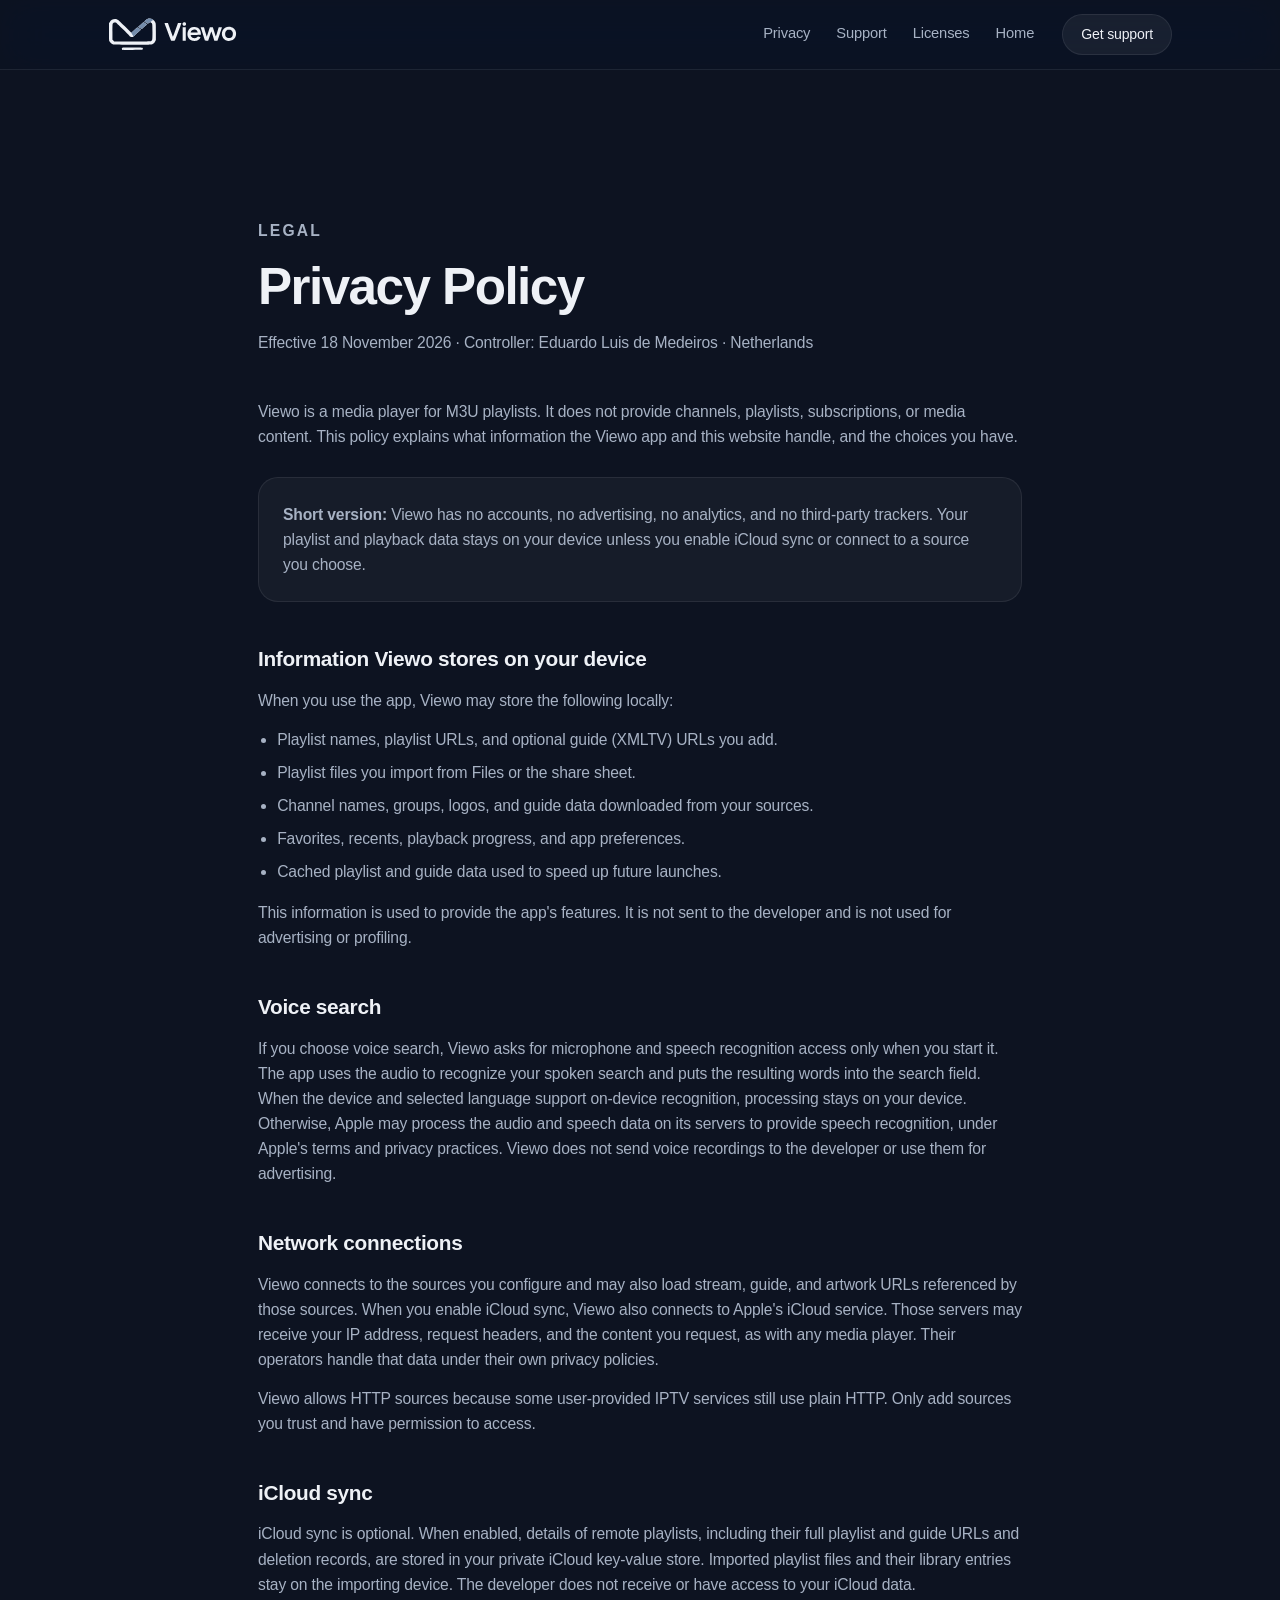
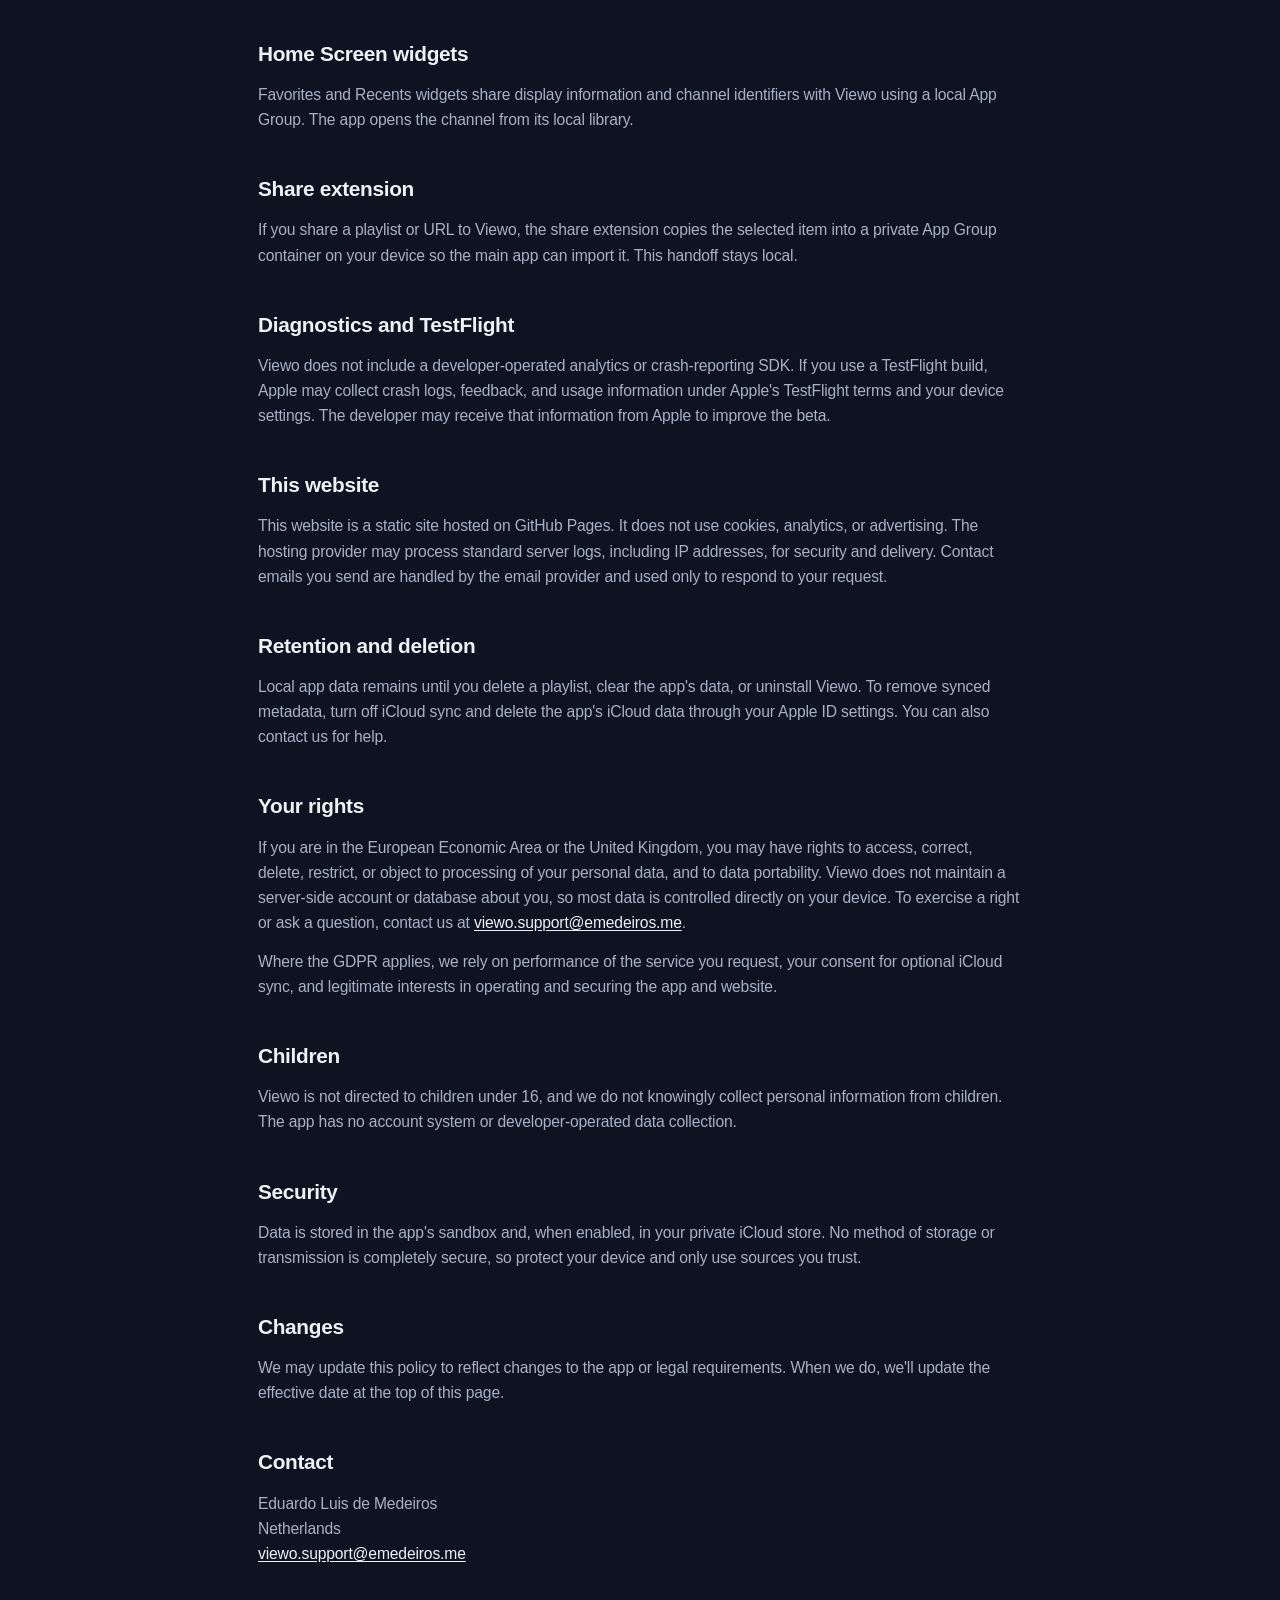
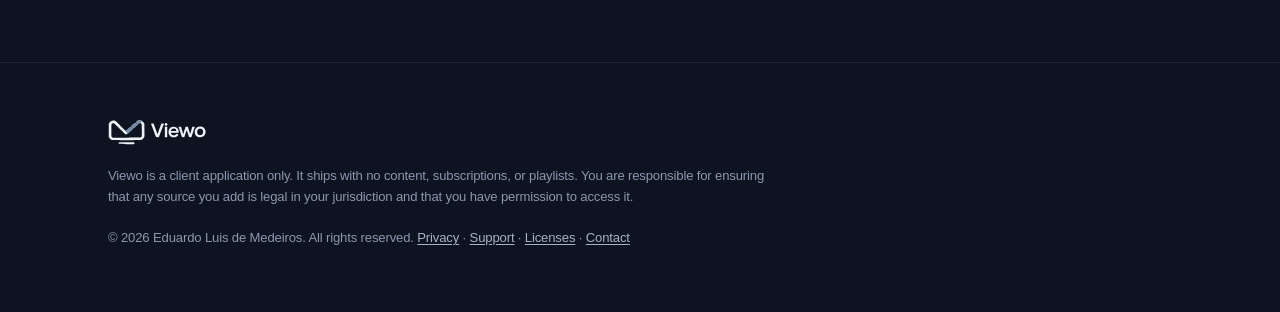
<file: privacy/index.html>
<!DOCTYPE html>
<html lang="en" data-theme="dark">
<head>
  <meta charset="UTF-8" />
  <meta name="viewport" content="width=device-width, initial-scale=1.0" />
  <title>Privacy Policy — Viewo</title>
  <meta name="description" content="Viewo privacy policy: no accounts, no analytics, and no tracking." />
  <meta name="theme-color" content="#0D1321" />
  <link rel="icon" type="image/png" href="../assets/img/app-icon.png" />
  <link rel="apple-touch-icon" href="../assets/img/app-icon.png" />
  <link rel="stylesheet" href="../assets/css/style.css" />
  <link rel="stylesheet" href="../assets/css/legal.css" />
</head>
<body>
  <a class="skip-link" href="#main">Skip to content</a>

  <header class="nav">
    <div class="nav__inner">
      <a class="brand" href="../" aria-label="Viewo home">
        <img class="brand__logo" src="../assets/img/logo-dark-background.svg" alt="" width="585" height="153" />
      </a>

      <nav class="nav__links" aria-label="Legal">
        <a href="./">Privacy</a>
        <a href="../support/">Support</a>
        <a href="../licenses/">Licenses</a>
        <a href="../">Home</a>
      </nav>

      <a class="nav__cta" href="../support/">Get support</a>
    </div>
  </header>

  <main id="main" class="legal wrap">
    <p class="eyebrow">Legal</p>
    <h1>Privacy Policy</h1>
    <p class="legal__meta">
      Effective 18 November 2026 · Controller: Eduardo Luis de Medeiros · Netherlands
    </p>

    <p>
      Viewo is a media player for M3U playlists. It does not provide channels,
      playlists, subscriptions, or media content. This policy explains what
      information the Viewo app and this website handle, and the choices you have.
    </p>

    <div class="legal__card">
      <p>
        <strong>Short version:</strong> Viewo has no accounts, no advertising, no
        analytics, and no third-party trackers. Your playlist and playback data stays
        on your device unless you enable iCloud sync or connect to a source you choose.
      </p>
    </div>

    <h2>Information Viewo stores on your device</h2>
    <p>When you use the app, Viewo may store the following locally:</p>
    <ul>
      <li>Playlist names, playlist URLs, and optional guide (XMLTV) URLs you add.</li>
      <li>Playlist files you import from Files or the share sheet.</li>
      <li>Channel names, groups, logos, and guide data downloaded from your sources.</li>
      <li>Favorites, recents, playback progress, and app preferences.</li>
      <li>Cached playlist and guide data used to speed up future launches.</li>
    </ul>
    <p>
      This information is used to provide the app's features. It is not sent to the
      developer and is not used for advertising or profiling.
    </p>

    <h2>Voice search</h2>
    <p>
      If you choose voice search, Viewo asks for microphone and speech recognition
      access only when you start it. The app uses the audio to recognize your spoken
      search and puts the resulting words into the search field. When the device and
      selected language support on-device recognition, processing stays on your
      device. Otherwise, Apple may process the audio and speech data on its servers
      to provide speech recognition, under Apple's terms and privacy practices.
      Viewo does not send voice recordings to the developer or use them for advertising.
    </p>

    <h2>Network connections</h2>
    <p>
      Viewo connects to the sources you configure and may also load stream, guide, and
      artwork URLs referenced by those sources. When you enable iCloud sync, Viewo also
      connects to Apple's iCloud service. Those servers may receive
      your IP address, request headers, and the content you request, as with any media
      player. Their operators handle that data under their own privacy policies.
    </p>
    <p>
      Viewo allows HTTP sources because some user-provided IPTV services still use plain
      HTTP. Only add sources you trust and have permission to access.
    </p>

    <h2>iCloud sync</h2>
    <p>
      iCloud sync is optional. When enabled, details of remote playlists, including
      their full playlist and guide URLs and deletion records, are stored in your
      private iCloud key-value store. Imported playlist files and their library entries
      stay on the importing device. The developer does not
      receive or have access to your iCloud data.
    </p>

    <h2>Home Screen widgets</h2>
    <p>
      Favorites and Recents widgets share display information and channel identifiers
      with Viewo using a local App Group. The app opens the channel from its local library.
    </p>

    <h2>Share extension</h2>
    <p>
      If you share a playlist or URL to Viewo, the share extension copies the selected
      item into a private App Group container on your device so the main app can import
      it. This handoff stays local.
    </p>

    <h2>Diagnostics and TestFlight</h2>
    <p>
      Viewo does not include a developer-operated analytics or crash-reporting SDK. If
      you use a TestFlight build, Apple may collect crash logs, feedback, and usage
      information under Apple's TestFlight terms and your device settings. The developer
      may receive that information from Apple to improve the beta.
    </p>

    <h2>This website</h2>
    <p>
      This website is a static site hosted on GitHub Pages. It does not use cookies,
      analytics, or advertising. The hosting provider may process standard server logs,
      including IP addresses, for security and delivery. Contact emails you send are
      handled by the email provider and used only to respond to your request.
    </p>

    <h2>Retention and deletion</h2>
    <p>
      Local app data remains until you delete a playlist, clear the app's data, or
      uninstall Viewo. To remove synced metadata, turn off iCloud sync and delete the
      app's iCloud data through your Apple ID settings. You can also contact us for help.
    </p>

    <h2>Your rights</h2>
    <p>
      If you are in the European Economic Area or the United Kingdom, you may have rights
      to access, correct, delete, restrict, or object to processing of your personal data,
      and to data portability. Viewo does not maintain a server-side account or database
      about you, so most data is controlled directly on your device. To exercise a right or
      ask a question, contact us at
      <a href="mailto:viewo.support@emedeiros.me">viewo.support@emedeiros.me</a>.
    </p>
    <p>
      Where the GDPR applies, we rely on performance of the service you request, your
      consent for optional iCloud sync, and legitimate interests in operating and securing
      the app and website.
    </p>

    <h2>Children</h2>
    <p>
      Viewo is not directed to children under 16, and we do not knowingly collect personal
      information from children. The app has no account system or developer-operated data
      collection.
    </p>

    <h2>Security</h2>
    <p>
      Data is stored in the app's sandbox and, when enabled, in your private iCloud store.
      No method of storage or transmission is completely secure, so protect your device and
      only use sources you trust.
    </p>

    <h2>Changes</h2>
    <p>
      We may update this policy to reflect changes to the app or legal requirements. When
      we do, we'll update the effective date at the top of this page.
    </p>

    <h2>Contact</h2>
    <p>
      Eduardo Luis de Medeiros<br />
      Netherlands<br />
      <a href="mailto:viewo.support@emedeiros.me">viewo.support@emedeiros.me</a>
    </p>
  </main>

  <footer class="footer">
    <div class="wrap footer__inner">
      <div class="footer__brand">
        <img class="brand__logo" src="../assets/img/logo-dark-background.svg" alt="Viewo" width="585" height="153" />
      </div>
      <p class="footer__disclaimer">
        Viewo is a client application only. It ships with no content, subscriptions, or
        playlists. You are responsible for ensuring that any source you add is legal in your
        jurisdiction and that you have permission to access it.
      </p>
      <p class="footer__meta">
        © 2026 Eduardo Luis de Medeiros. All rights reserved.
        <a href="../privacy/">Privacy</a> ·
        <a href="../support/">Support</a> ·
        <a href="../licenses/">Licenses</a> ·
        <a href="mailto:viewo.support@emedeiros.me">Contact</a>
      </p>
    </div>
  </footer>
</body>
</html>
</file>
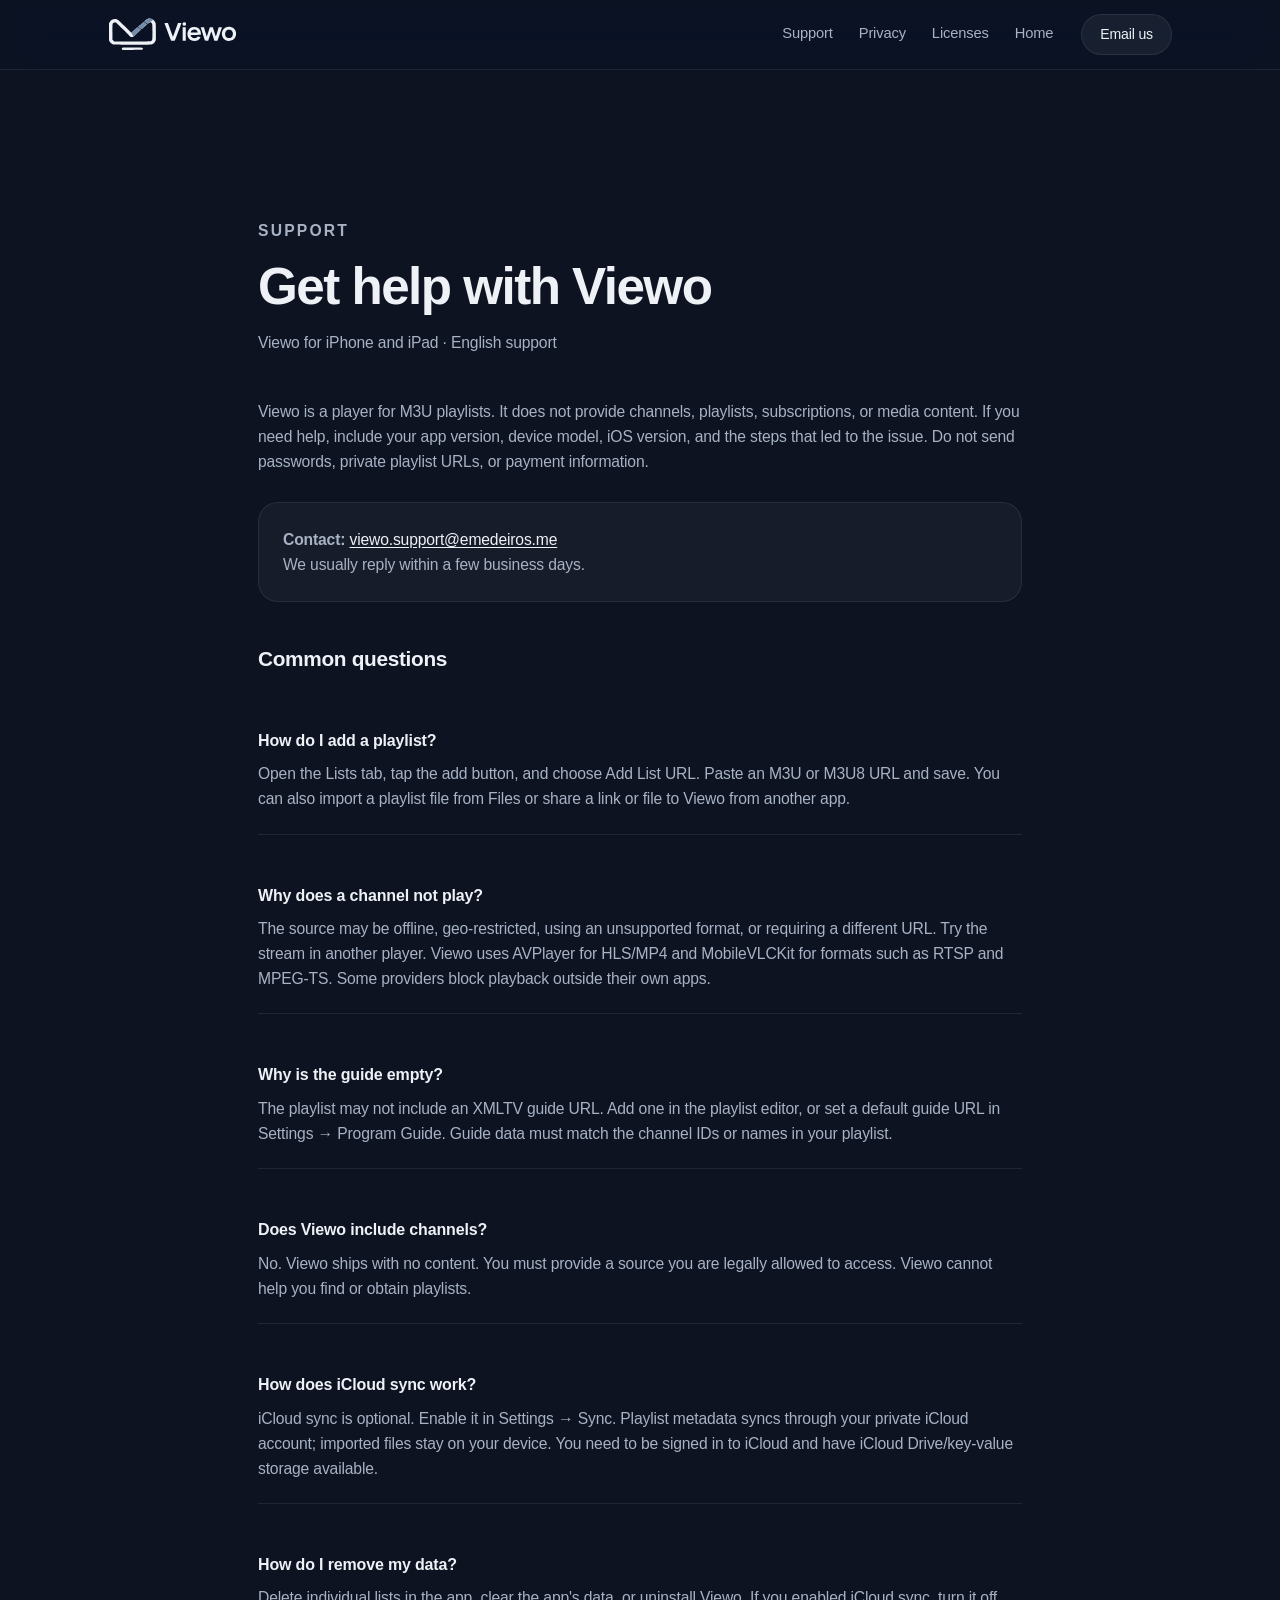
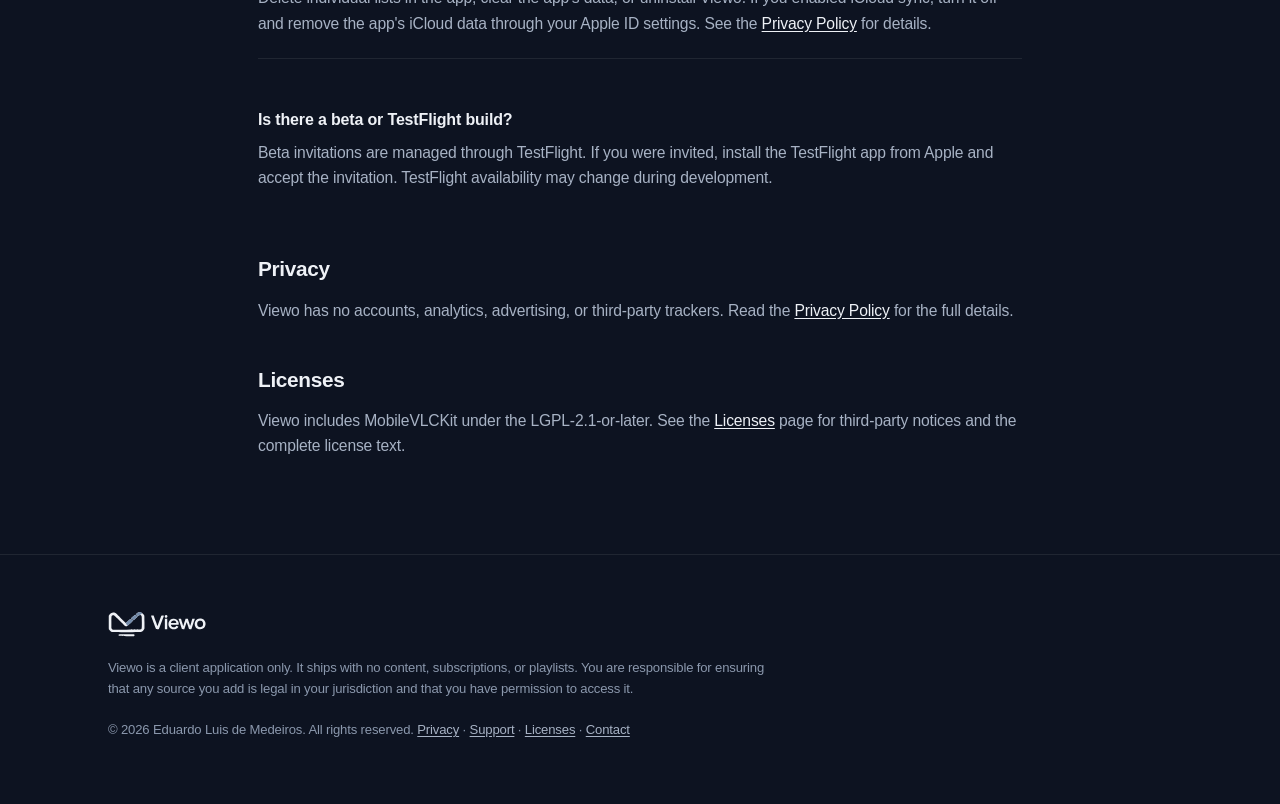
<file: support/index.html>
<!DOCTYPE html>
<html lang="en" data-theme="dark">
<head>
  <meta charset="UTF-8" />
  <meta name="viewport" content="width=device-width, initial-scale=1.0" />
  <title>Support — Viewo</title>
  <meta name="description" content="Get help with Viewo, the M3U player for iPhone and iPad." />
  <meta name="theme-color" content="#0D1321" />
  <link rel="icon" type="image/png" href="../assets/img/app-icon.png" />
  <link rel="apple-touch-icon" href="../assets/img/app-icon.png" />
  <link rel="stylesheet" href="../assets/css/style.css" />
  <link rel="stylesheet" href="../assets/css/legal.css" />
</head>
<body>
  <a class="skip-link" href="#main">Skip to content</a>

  <header class="nav">
    <div class="nav__inner">
      <a class="brand" href="../" aria-label="Viewo home">
        <img class="brand__logo" src="../assets/img/logo-dark-background.svg" alt="" width="585" height="153" />
      </a>

      <nav class="nav__links" aria-label="Support">
        <a href="./">Support</a>
        <a href="../privacy/">Privacy</a>
        <a href="../licenses/">Licenses</a>
        <a href="../">Home</a>
      </nav>

      <a class="nav__cta" href="mailto:viewo.support@emedeiros.me">Email us</a>
    </div>
  </header>

  <main id="main" class="legal wrap">
    <p class="eyebrow">Support</p>
    <h1>Get help with Viewo</h1>
    <p class="legal__meta">
      Viewo for iPhone and iPad · English support
    </p>

    <p>
      Viewo is a player for M3U playlists. It does not provide channels, playlists,
      subscriptions, or media content. If you need help, include your app version, device
      model, iOS version, and the steps that led to the issue. Do not send passwords,
      private playlist URLs, or payment information.
    </p>

    <div class="legal__card">
      <p>
        <strong>Contact:</strong>
        <a href="mailto:viewo.support@emedeiros.me">viewo.support@emedeiros.me</a><br />
        We usually reply within a few business days.
      </p>
    </div>

    <h2>Common questions</h2>
    <div class="legal__faq">
      <article>
        <h3>How do I add a playlist?</h3>
        <p>
          Open the Lists tab, tap the add button, and choose Add List URL. Paste an M3U or
          M3U8 URL and save. You can also import a playlist file from Files or share a link
          or file to Viewo from another app.
        </p>
      </article>

      <article>
        <h3>Why does a channel not play?</h3>
        <p>
          The source may be offline, geo-restricted, using an unsupported format, or
          requiring a different URL. Try the stream in another player. Viewo uses AVPlayer
          for HLS/MP4 and MobileVLCKit for formats such as RTSP and MPEG-TS. Some providers
          block playback outside their own apps.
        </p>
      </article>

      <article>
        <h3>Why is the guide empty?</h3>
        <p>
          The playlist may not include an XMLTV guide URL. Add one in the playlist editor,
          or set a default guide URL in Settings → Program Guide. Guide data must match the
          channel IDs or names in your playlist.
        </p>
      </article>

      <article>
        <h3>Does Viewo include channels?</h3>
        <p>
          No. Viewo ships with no content. You must provide a source you are legally allowed
          to access. Viewo cannot help you find or obtain playlists.
        </p>
      </article>

      <article>
        <h3>How does iCloud sync work?</h3>
        <p>
          iCloud sync is optional. Enable it in Settings → Sync. Playlist metadata syncs
          through your private iCloud account; imported files stay on your device. You need
          to be signed in to iCloud and have iCloud Drive/key-value storage available.
        </p>
      </article>

      <article>
        <h3>How do I remove my data?</h3>
        <p>
          Delete individual lists in the app, clear the app's data, or uninstall Viewo. If
          you enabled iCloud sync, turn it off and remove the app's iCloud data through your
          Apple ID settings. See the
          <a href="../privacy/">Privacy Policy</a> for details.
        </p>
      </article>

      <article>
        <h3>Is there a beta or TestFlight build?</h3>
        <p>
          Beta invitations are managed through TestFlight. If you were invited, install the
          TestFlight app from Apple and accept the invitation. TestFlight availability may
          change during development.
        </p>
      </article>
    </div>

    <h2>Privacy</h2>
    <p>
      Viewo has no accounts, analytics, advertising, or third-party trackers. Read the
      <a href="../privacy/">Privacy Policy</a> for the full details.
    </p>

    <h2>Licenses</h2>
    <p>
      Viewo includes MobileVLCKit under the LGPL-2.1-or-later. See the
      <a href="../licenses/">Licenses</a> page for third-party notices and the complete
      license text.
    </p>
  </main>

  <footer class="footer">
    <div class="wrap footer__inner">
      <div class="footer__brand">
        <img class="brand__logo" src="../assets/img/logo-dark-background.svg" alt="Viewo" width="585" height="153" />
      </div>
      <p class="footer__disclaimer">
        Viewo is a client application only. It ships with no content, subscriptions, or
        playlists. You are responsible for ensuring that any source you add is legal in your
        jurisdiction and that you have permission to access it.
      </p>
      <p class="footer__meta">
        © 2026 Eduardo Luis de Medeiros. All rights reserved.
        <a href="../privacy/">Privacy</a> ·
        <a href="../support/">Support</a> ·
        <a href="../licenses/">Licenses</a> ·
        <a href="mailto:viewo.support@emedeiros.me">Contact</a>
      </p>
    </div>
  </footer>
</body>
</html>
</file>
<file: assets/css/style.css>
/* ============================================================
   Viewo — landing page
   Slate theme · Apple-inspired · dark
   ============================================================ */

:root {
  --bg: #0d1321;
  --bg-soft: #111a2c;
  --surface: #1d2d44;
  --surface-2: #22334c;
  --accent: #3e5c76;
  --accent-bright: #748cab;
  --accent-deep: #16263a;
  --cream: #f0ebd8;
  --text: #eef1f6;
  --text-dim: #a7b2c4;
  --text-faint: #8b98ad;

  --border: rgba(255, 255, 255, 0.08);
  --border-strong: rgba(255, 255, 255, 0.14);
  --glass: rgba(255, 255, 255, 0.04);

  --gradient-brand: linear-gradient(135deg, #748cab 0%, #3e5c76 52%, #1d2d44 100%);

  --radius-lg: 28px;
  --radius-md: 20px;
  --radius-sm: 14px;

  --font: -apple-system, BlinkMacSystemFont, "SF Pro Display", "SF Pro Text",
    "Segoe UI", Roboto, Helvetica, Arial, sans-serif;

  --ease: cubic-bezier(0.22, 1, 0.36, 1);
}

* {
  margin: 0;
  padding: 0;
  box-sizing: border-box;
}

html {
  scroll-behavior: smooth;
  -webkit-text-size-adjust: 100%;
}

body {
  font-family: var(--font);
  background: var(--bg);
  color: var(--text);
  line-height: 1.6;
  letter-spacing: -0.01em;
  -webkit-font-smoothing: antialiased;
  -moz-osx-font-smoothing: grayscale;
  overflow-x: hidden;
}

a {
  color: inherit;
  text-decoration: none;
}

img {
  display: block;
  max-width: 100%;
}

/* ---------- Layout helpers ---------- */
.wrap {
  width: 100%;
  max-width: 1120px;
  margin: 0 auto;
  padding: 0 28px;
}

.skip-link {
  position: absolute;
  left: -9999px;
  top: 0;
  background: var(--accent);
  color: #fff;
  padding: 10px 18px;
  border-radius: 0 0 10px 0;
  z-index: 200;
}
.skip-link:focus {
  left: 0;
}

/* ---------- Reveal animation ---------- */
[data-reveal] {
  opacity: 0;
  transform: translateY(22px);
  transition: opacity 0.7s var(--ease), transform 0.7s var(--ease);
}
[data-reveal].is-visible {
  opacity: 1;
  transform: none;
}
@media (prefers-reduced-motion: reduce) {
  [data-reveal] {
    opacity: 1;
    transform: none;
    transition: none;
  }
}

/* ---------- Eyebrow / headings ---------- */
.eyebrow {
  font-size: 0.8rem;
  font-weight: 600;
  letter-spacing: 0.14em;
  text-transform: uppercase;
  color: var(--accent-bright);
  margin-bottom: 16px;
}

.section-title {
  font-size: clamp(1.9rem, 4vw, 2.9rem);
  font-weight: 600;
  letter-spacing: -0.025em;
  line-height: 1.1;
  color: var(--text);
}

.section-lede {
  margin-top: 18px;
  font-size: 1.1rem;
  color: var(--text-dim);
  max-width: 560px;
}

.section-head {
  text-align: center;
  margin-bottom: 60px;
}
.section-head .section-lede {
  margin-left: auto;
  margin-right: auto;
}

/* ---------- Navigation ---------- */
.nav {
  position: sticky;
  top: 0;
  z-index: 100;
  padding: 14px 0;
  background: rgba(13, 19, 33, 0.6);
  -webkit-backdrop-filter: saturate(180%) blur(20px);
  backdrop-filter: saturate(180%) blur(20px);
  border-bottom: 1px solid var(--border);
}

.nav__inner {
  max-width: 1120px;
  margin: 0 auto;
  padding: 0 28px;
  display: flex;
  align-items: center;
  gap: 28px;
}

.brand {
  flex: none;
}
.brand__logo {
  width: auto;
  height: 34px;
}

.nav__links {
  display: flex;
  gap: 26px;
  margin-left: auto;
}
.nav__links a {
  font-size: 0.92rem;
  color: var(--text-dim);
  transition: color 0.25s var(--ease);
}
.nav__links a:hover {
  color: var(--text);
}

.nav__cta {
  font-size: 0.88rem;
  font-weight: 500;
  color: var(--text);
  padding: 8px 18px;
  border-radius: 999px;
  background: rgba(255, 255, 255, 0.06);
  border: 1px solid var(--border);
  transition: background 0.25s var(--ease), border-color 0.25s var(--ease);
}
.nav__cta:hover {
  background: rgba(255, 255, 255, 0.11);
  border-color: var(--border-strong);
}

/* ---------- Hero ---------- */
.hero {
  position: relative;
  padding: clamp(72px, 12vw, 150px) 0 clamp(40px, 8vw, 90px);
  overflow: hidden;
}

.hero__bg {
  position: absolute;
  inset: 0;
  background:
    radial-gradient(1100px 600px at 82% -10%, rgba(116, 140, 171, 0.18), transparent 60%),
    radial-gradient(900px 520px at -8% 12%, rgba(62, 92, 118, 0.16), transparent 55%),
    radial-gradient(700px 500px at 50% 115%, rgba(29, 45, 68, 0.5), transparent 60%);
  pointer-events: none;
}

.hero__inner {
  position: relative;
  max-width: 1120px;
  margin: 0 auto;
  padding: 0 28px;
  display: grid;
  grid-template-columns: 1.05fr 0.95fr;
  align-items: center;
  gap: 48px;
}

.hero__title {
  font-size: clamp(3rem, 8vw, 5.4rem);
  font-weight: 700;
  letter-spacing: -0.035em;
  line-height: 0.98;
  color: var(--text);
}

.hero__subtitle {
  margin-top: 26px;
  font-size: clamp(1.05rem, 2vw, 1.3rem);
  color: var(--text-dim);
  max-width: 460px;
}

.hero__actions {
  display: flex;
  flex-wrap: wrap;
  gap: 14px;
  margin-top: 36px;
}

.hero__note {
  margin-top: 18px;
  font-size: 0.85rem;
  color: var(--text-faint);
}

.btn {
  display: inline-flex;
  align-items: center;
  justify-content: center;
  font-size: 1rem;
  font-weight: 500;
  padding: 14px 26px;
  border-radius: 999px;
  transition: transform 0.25s var(--ease), background 0.25s var(--ease),
    border-color 0.25s var(--ease), box-shadow 0.25s var(--ease);
}
.btn--primary {
  color: #fff;
  background: var(--gradient-brand);
  box-shadow: 0 12px 30px rgba(62, 92, 118, 0.4);
}
.btn--primary:hover {
  transform: translateY(-2px);
  box-shadow: 0 18px 38px rgba(62, 92, 118, 0.5);
}
.btn--ghost {
  color: var(--text);
  background: rgba(255, 255, 255, 0.04);
  border: 1px solid var(--border-strong);
}
.btn--ghost:hover {
  background: rgba(255, 255, 255, 0.09);
}

/* ---------- Phone mockup ---------- */
.hero__device {
  display: flex;
  justify-content: center;
}

.phone {
  position: relative;
  width: 290px;
  height: 596px;
  border-radius: 54px;
  background: linear-gradient(180deg, #2b3c55, #0a0f1c);
  padding: 12px;
  box-shadow:
    0 0 0 1px rgba(255, 255, 255, 0.09),
    0 40px 90px rgba(0, 0, 0, 0.55),
    inset 0 0 0 1px rgba(255, 255, 255, 0.05);
}
.phone__screen {
  position: relative;
  width: 100%;
  height: 100%;
  border-radius: 42px;
  overflow: hidden;
  background: radial-gradient(120% 90% at 50% 0%, #1d2d44 0%, #0d1321 70%);
}
.phone__island {
  position: absolute;
  top: 14px;
  left: 50%;
  transform: translateX(-50%);
  width: 92px;
  height: 26px;
  border-radius: 999px;
  background: #000;
  z-index: 3;
}

.phone__content {
  position: absolute;
  inset: 0;
  display: flex;
  flex-direction: column;
  align-items: center;
  justify-content: center;
  gap: 8px;
  padding-top: 34px;
  text-align: center;
}
.phone__icon {
  width: 76px;
  height: 76px;
  border-radius: 19px;
  box-shadow: 0 18px 40px rgba(0, 0, 0, 0.5);
  margin-bottom: 10px;
}
.phone__app {
  font-size: 1.25rem;
  font-weight: 600;
  letter-spacing: -0.01em;
  color: var(--text);
}
.phone__tag {
  font-size: 0.8rem;
  color: var(--text-faint);
  margin-bottom: 26px;
}

.phone__rows {
  width: 78%;
  display: flex;
  flex-direction: column;
  gap: 10px;
}
.phone__row {
  display: flex;
  align-items: center;
  gap: 10px;
  padding: 10px 12px;
  border-radius: 14px;
  background: rgba(255, 255, 255, 0.05);
  border: 1px solid var(--border);
}
.phone__row i {
  width: 30px;
  height: 30px;
  border-radius: 9px;
  background: var(--gradient-brand);
  flex: none;
}
.phone__row span {
  height: 8px;
  border-radius: 4px;
  background: rgba(255, 255, 255, 0.14);
  flex: 1;
}
.phone__row:nth-child(2) i {
  background: linear-gradient(135deg, #748cab, #3e5c76);
}
.phone__row:nth-child(3) i {
  background: linear-gradient(135deg, #3e5c76, #1d2d44);
}

.phone__side {
  position: absolute;
  width: 3px;
  border-radius: 2px;
  background: #2b3c55;
}
.phone__side--left {
  left: -3px;
  top: 120px;
  height: 70px;
}
.phone__side--right {
  right: -3px;
  top: 120px;
  height: 70px;
}

/* ---------- Features ---------- */
.features {
  padding: clamp(70px, 10vw, 120px) 0;
}

.grid {
  display: grid;
  grid-template-columns: repeat(4, 1fr);
  gap: 20px;
}

.card {
  padding: 28px 24px;
  border-radius: var(--radius-md);
  background: var(--glass);
  border: 1px solid var(--border);
  -webkit-backdrop-filter: blur(8px);
  backdrop-filter: blur(8px);
  transition: transform 0.35s var(--ease), border-color 0.35s var(--ease),
    background 0.35s var(--ease);
}
.card:hover {
  transform: translateY(-5px);
  border-color: var(--border-strong);
  background: rgba(255, 255, 255, 0.06);
}

.card__icon {
  display: inline-flex;
  align-items: center;
  justify-content: center;
  width: 44px;
  height: 44px;
  border-radius: 12px;
  color: var(--accent-bright);
  background: linear-gradient(135deg, rgba(116, 140, 171, 0.18), rgba(62, 92, 118, 0.1));
  border: 1px solid var(--border);
  margin-bottom: 20px;
}
.card__icon svg {
  width: 22px;
  height: 22px;
}

.card__title {
  font-size: 1.1rem;
  font-weight: 600;
  letter-spacing: -0.015em;
  margin-bottom: 10px;
}
.card__text {
  font-size: 0.94rem;
  color: var(--text-dim);
}

/* ---------- Bring your own source ---------- */
.source {
  padding: 0 0 clamp(70px, 10vw, 120px);
}
.source__panel {
  display: grid;
  grid-template-columns: 1.1fr 0.9fr;
  gap: 48px;
  align-items: center;
  padding: clamp(32px, 5vw, 60px);
  border-radius: var(--radius-lg);
  background: linear-gradient(135deg, rgba(116, 140, 171, 0.1), rgba(29, 45, 68, 0.35));
  border: 1px solid var(--border);
}
.source__steps {
  list-style: none;
  display: flex;
  flex-direction: column;
  gap: 14px;
}
.source__steps li {
  display: flex;
  align-items: center;
  gap: 16px;
  font-size: 1rem;
  color: var(--text);
}
.step {
  display: inline-flex;
  align-items: center;
  justify-content: center;
  width: 34px;
  height: 34px;
  flex: none;
  border-radius: 50%;
  font-weight: 600;
  font-size: 0.92rem;
  color: #fff;
  background: var(--gradient-brand);
  box-shadow: 0 8px 20px rgba(62, 92, 118, 0.35);
}

/* ---------- Privacy ---------- */
.privacy {
  padding: 0 0 clamp(70px, 10vw, 120px);
}
.privacy__grid {
  display: grid;
  grid-template-columns: repeat(3, 1fr);
  gap: 20px;
}
.privacy__item {
  padding: 30px 28px;
  border-radius: var(--radius-md);
  background: var(--glass);
  border: 1px solid var(--border);
}
.privacy__item h3 {
  font-size: 1.05rem;
  font-weight: 600;
  letter-spacing: -0.01em;
  margin-bottom: 12px;
  color: var(--accent-bright);
}
.privacy__item p {
  font-size: 0.94rem;
  color: var(--text-dim);
}

/* ---------- Download ---------- */
.download {
  position: relative;
  padding: clamp(70px, 10vw, 120px) 0;
  overflow: hidden;
}
.download__bg {
  position: absolute;
  inset: 0;
  background: radial-gradient(800px 500px at 50% 20%, rgba(116, 140, 171, 0.16), transparent 65%);
  pointer-events: none;
}
.download__inner {
  position: relative;
  display: flex;
  flex-direction: column;
  align-items: center;
  text-align: center;
}
.download__icon {
  border-radius: 20px;
  box-shadow: 0 24px 60px rgba(0, 0, 0, 0.5);
  margin-bottom: 30px;
}

.store-badge {
  display: inline-flex;
  align-items: center;
  gap: 12px;
  margin-top: 36px;
  padding: 12px 24px;
  border-radius: 14px;
  color: #fff;
  background: #000;
  border: 1px solid rgba(255, 255, 255, 0.16);
  transition: transform 0.25s var(--ease), box-shadow 0.25s var(--ease);
  opacity: 0.85;
}
.store-badge:hover {
  transform: translateY(-2px);
  box-shadow: 0 16px 40px rgba(0, 0, 0, 0.5);
}
.store-badge[aria-disabled="true"] {
  opacity: 0.7;
  cursor: default;
}
.store-badge[aria-disabled="true"]:hover {
  transform: none;
  box-shadow: none;
}
.store-badge svg {
  width: 26px;
  height: 26px;
}
.store-badge__text {
  display: flex;
  flex-direction: column;
  line-height: 1.1;
  text-align: left;
}
.store-badge__text small {
  font-size: 0.68rem;
  letter-spacing: 0.03em;
  opacity: 0.75;
}
.store-badge__text strong {
  font-size: 1.15rem;
  font-weight: 600;
  letter-spacing: -0.01em;
}

.download__note {
  margin-top: 18px;
  font-size: 0.85rem;
  color: var(--text-faint);
}

/* ---------- Footer ---------- */
.footer {
  border-top: 1px solid var(--border);
  padding: 56px 0 64px;
}
.footer__inner {
  display: flex;
  flex-direction: column;
  gap: 20px;
}
.footer__brand .brand__logo {
  height: 26px;
}
.footer__disclaimer {
  font-size: 0.82rem;
  color: var(--text-faint);
  max-width: 680px;
}
.footer__meta {
  font-size: 0.82rem;
  color: var(--text-faint);
}
.footer__meta a {
  color: var(--text-dim);
  text-decoration: underline;
  text-underline-offset: 2px;
}
.footer__meta a:hover {
  color: var(--text);
}

/* ---------- Responsive ---------- */
@media (max-width: 900px) {
  .hero__inner {
    grid-template-columns: 1fr;
    text-align: center;
  }
  .hero__subtitle {
    margin-left: auto;
    margin-right: auto;
  }
  .hero__actions {
    justify-content: center;
  }
  .hero__device {
    order: -1;
  }
  .phone {
    width: 250px;
    height: 516px;
  }
  .grid {
    grid-template-columns: repeat(2, 1fr);
  }
  .source__panel {
    grid-template-columns: 1fr;
  }
  .privacy__grid {
    grid-template-columns: 1fr;
  }
}

@media (min-width: 561px) and (max-width: 720px) {
  .nav__inner {
    gap: 12px;
  }
  .nav__links {
    gap: 12px;
  }
  .nav__cta {
    padding-inline: 12px;
    white-space: nowrap;
  }
}

@media (max-width: 560px) {
  .brand .brand__logo {
    height: 30px;
  }
  .nav__inner {
    flex-wrap: wrap;
    gap: 10px 16px;
  }
  .nav__links {
    order: 3;
    width: 100%;
    margin-left: 0;
    justify-content: center;
    gap: 18px;
    padding-top: 10px;
    border-top: 1px solid var(--border);
  }
  .nav__links a {
    font-size: 0.85rem;
  }
  .nav__cta {
    margin-left: auto;
  }
  .grid {
    grid-template-columns: 1fr;
  }
  .phone {
    width: 228px;
    height: 472px;
  }
  .wrap,
  .nav__inner,
  .hero__inner {
    padding-left: 20px;
    padding-right: 20px;
  }
}
</file>
<file: assets/css/legal.css>
/* Legal and support pages */

.legal {
  max-width: 820px;
  margin: 0 auto;
  padding-top: 148px;
  padding-bottom: 96px;
}

.legal h1 {
  font-size: clamp(2.1rem, 5vw, 3.2rem);
  font-weight: 600;
  letter-spacing: -0.03em;
  line-height: 1.08;
  margin-bottom: 16px;
}

.legal__meta {
  font-size: 0.88rem;
  color: var(--text-faint);
  margin-bottom: 44px;
}

.legal h2 {
  font-size: 1.3rem;
  font-weight: 600;
  letter-spacing: -0.015em;
  margin-top: 40px;
  margin-bottom: 12px;
}

.legal h3 {
  font-size: 1rem;
  font-weight: 600;
  margin-top: 24px;
  margin-bottom: 8px;
}

.legal p,
.legal li {
  color: var(--text-dim);
  font-size: 0.98rem;
  overflow-wrap: anywhere;
}

.legal p + p {
  margin-top: 14px;
}

.legal ul + p {
  margin-top: 16px;
}

.legal ul {
  margin: 14px 0 0 1.2em;
  display: grid;
  gap: 8px;
}

.legal a {
  color: var(--text);
  text-decoration: underline;
  text-underline-offset: 2px;
}

.legal a:hover {
  color: var(--accent-bright);
}

.legal__card {
  margin: 28px 0;
  padding: 24px;
  border: 1px solid var(--border);
  border-radius: var(--radius-md);
  background: var(--glass);
}

.legal__card p {
  margin: 0;
}

.legal__faq {
  display: grid;
  gap: 24px;
  margin-top: 28px;
}

.legal__faq article {
  padding-bottom: 22px;
  border-bottom: 1px solid var(--border);
}

.legal__faq article:last-child {
  border-bottom: 0;
}

.license-text {
  margin-top: 24px;
}

.license-text h2 {
  margin-top: 44px;
  padding-top: 20px;
  border-top: 1px solid var(--border);
}

.license-text h2:first-child {
  margin-top: 0;
  padding-top: 0;
  border-top: 0;
}

.license-text .license-subtitle {
  margin-top: 4px;
  padding-top: 0;
  border-top: 0;
  font-size: 1rem;
  color: var(--text-dim);
}

.license-text .license-version,
.license-text .license-meta,
.license-text .license-note {
  color: var(--text-faint);
  font-size: 0.9rem;
}

.license-text p {
  margin-top: 12px;
}

.license-text .license-clause {
  padding-left: 1.6em;
  text-indent: -1.6em;
}

.license-text .license-subclause {
  padding-left: 3.2em;
  text-indent: -1.4em;
}

.license-sample {
  margin: 18px 0 0;
  padding: 18px 20px;
  overflow-x: auto;
  border: 1px solid var(--border);
  border-radius: var(--radius-md);
  background: var(--glass);
  color: var(--text-dim);
  font: 0.82rem/1.65 ui-monospace, SFMono-Regular, Menlo, Consolas, monospace;
  white-space: pre-wrap;
  overflow-wrap: anywhere;
}

@media (max-width: 560px) {
  .legal {
    padding-top: 116px;
    padding-bottom: 72px;
  }
}
</file>
